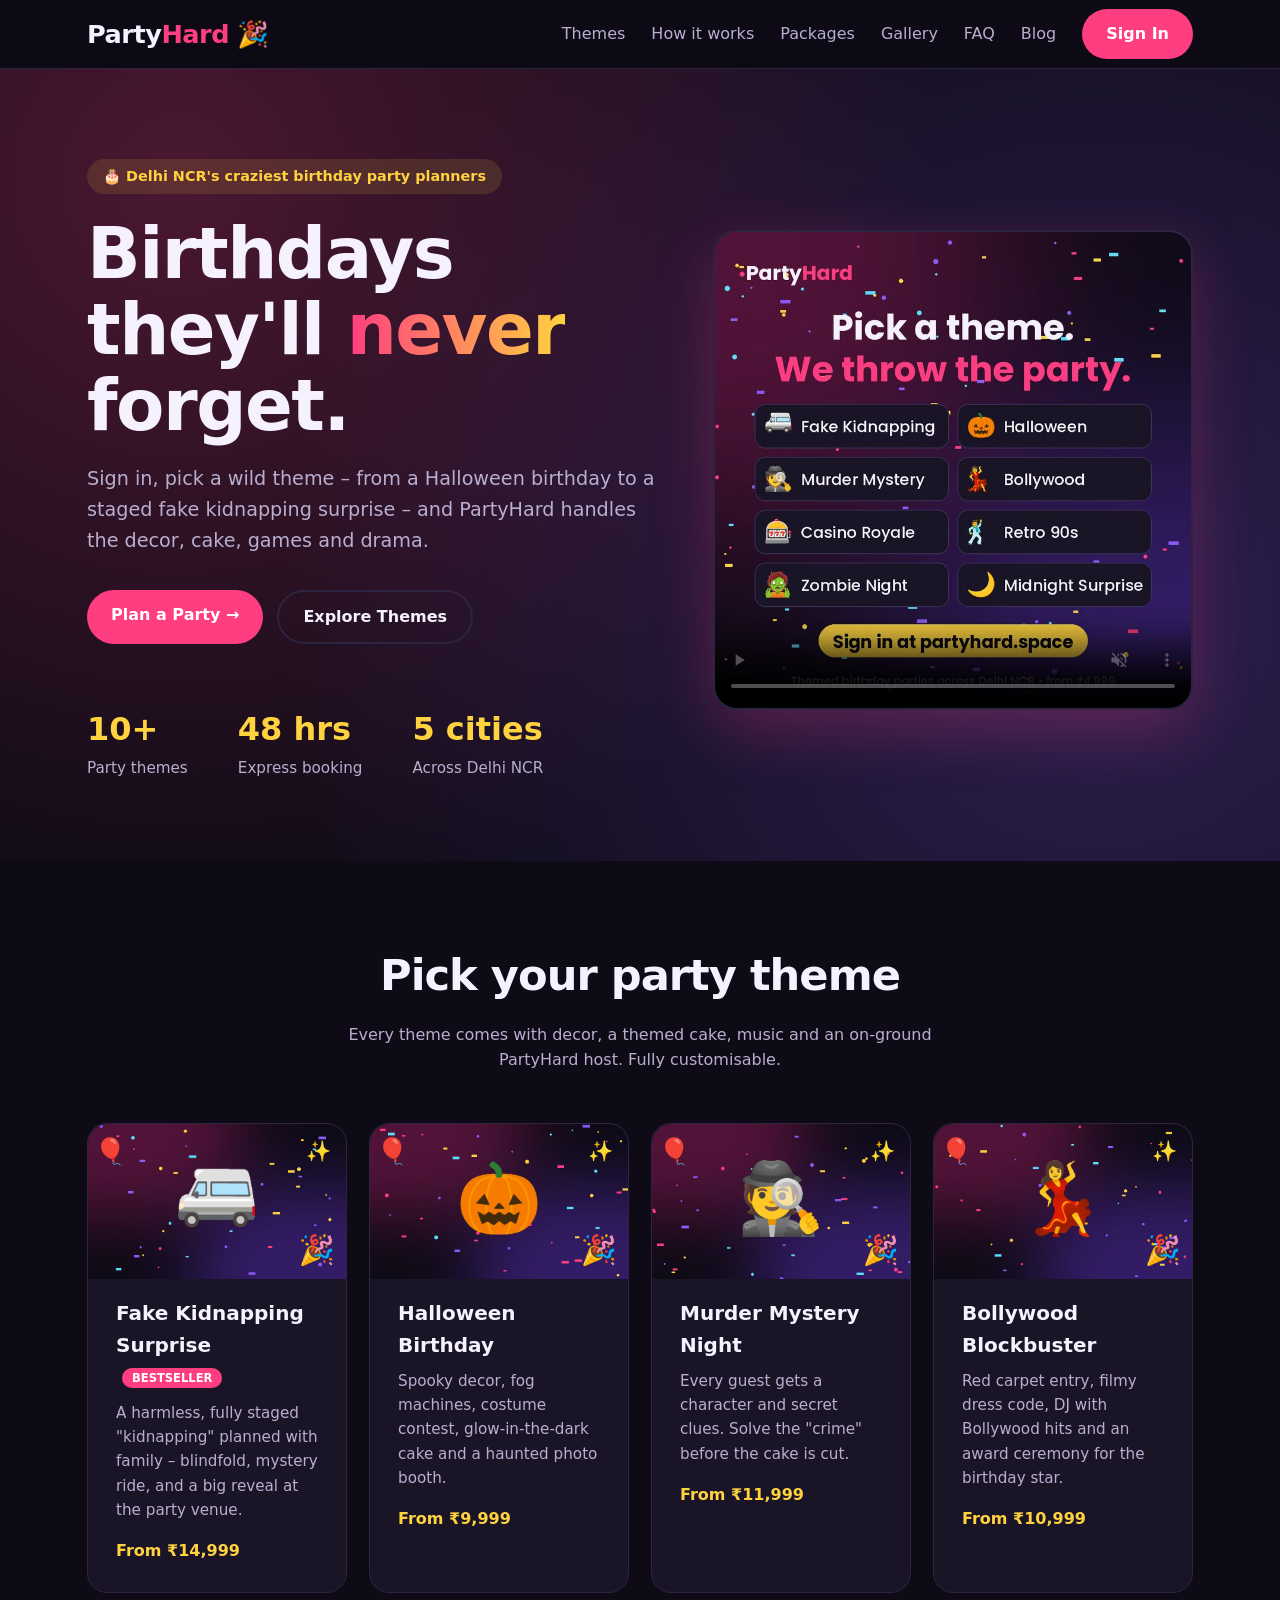
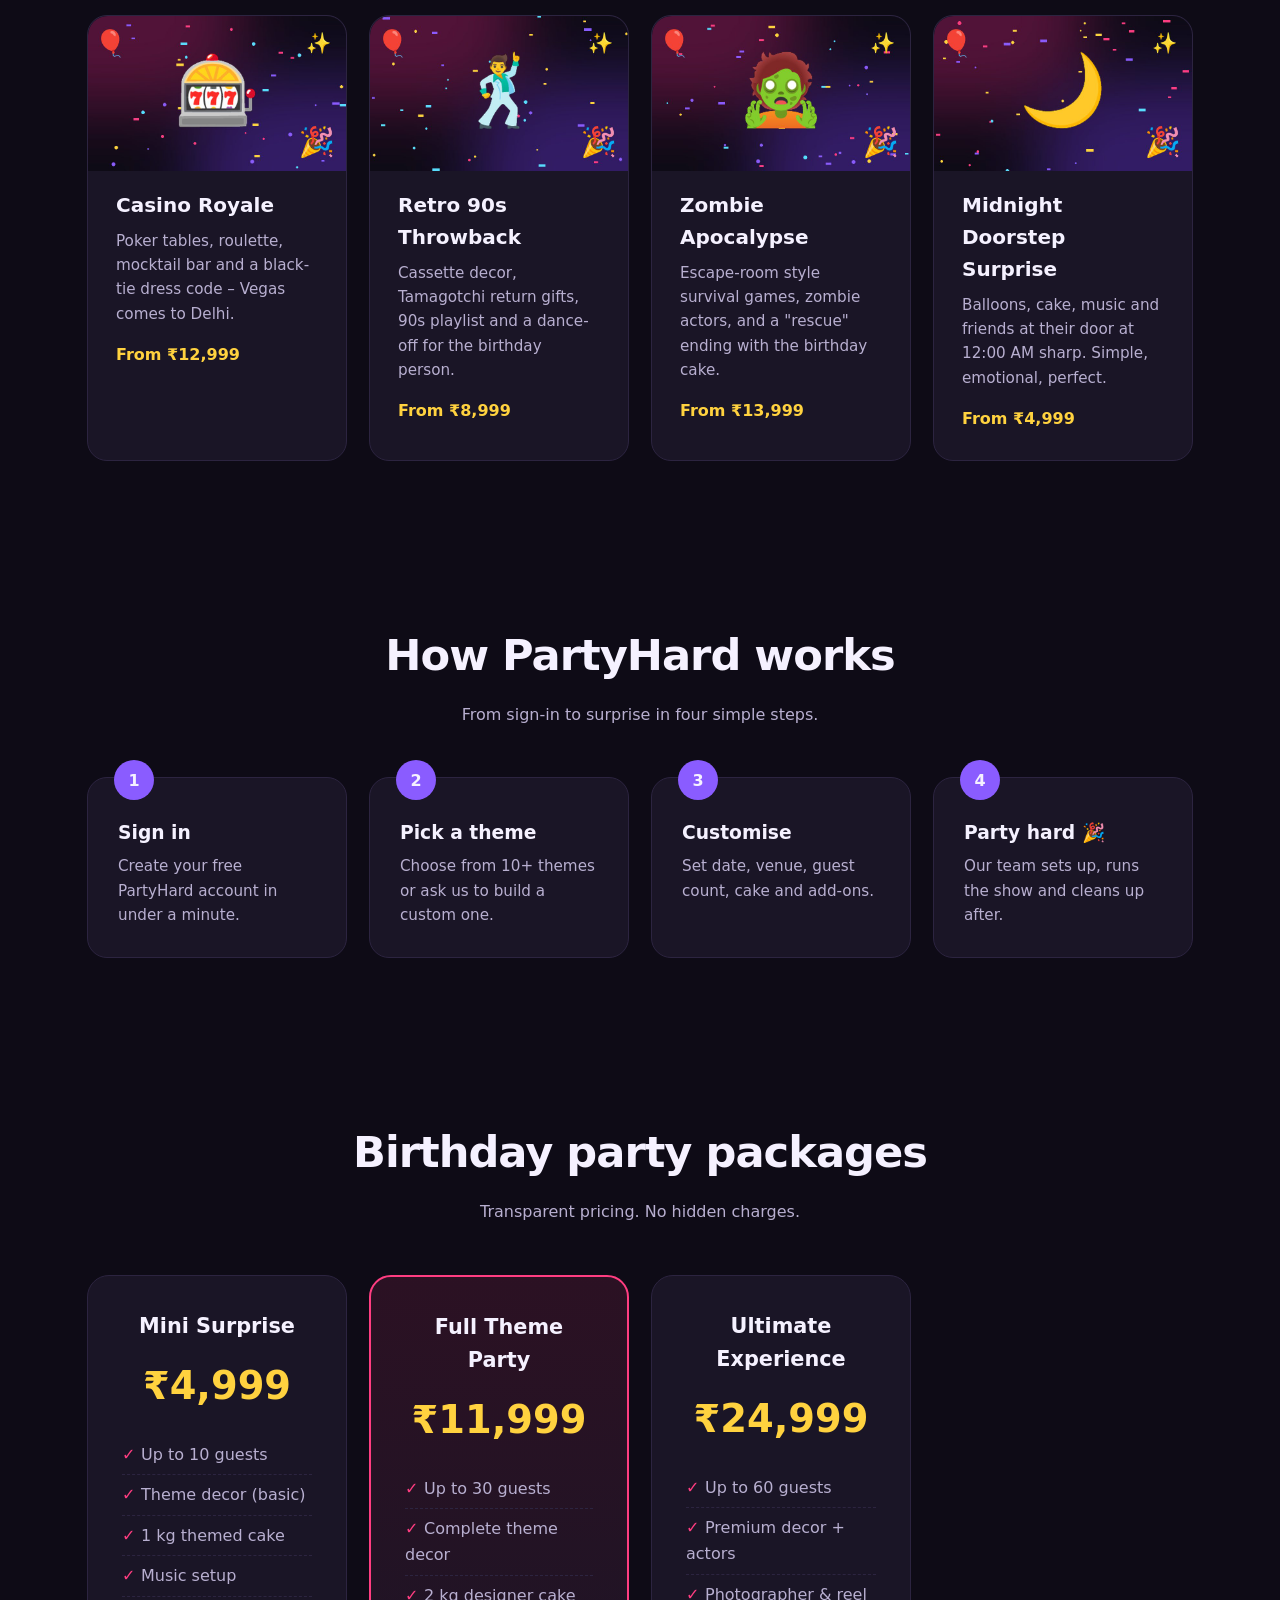
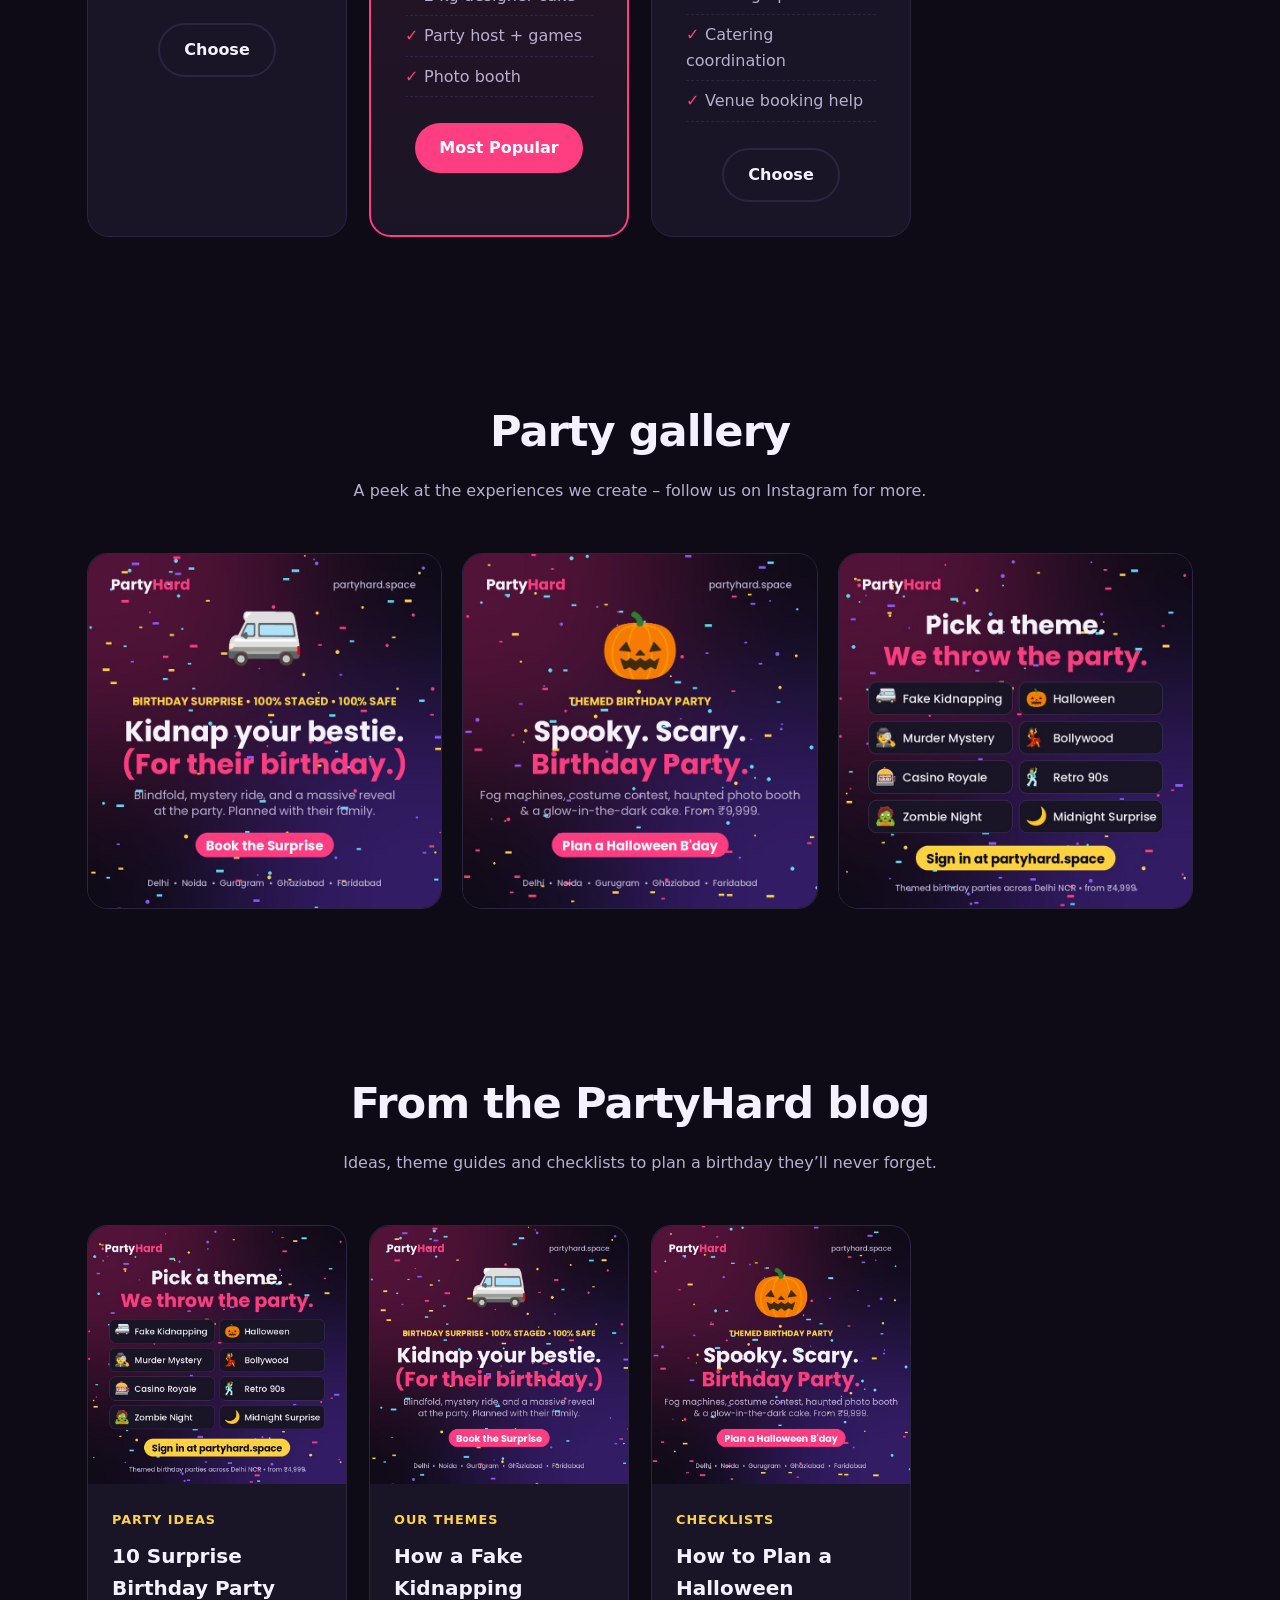
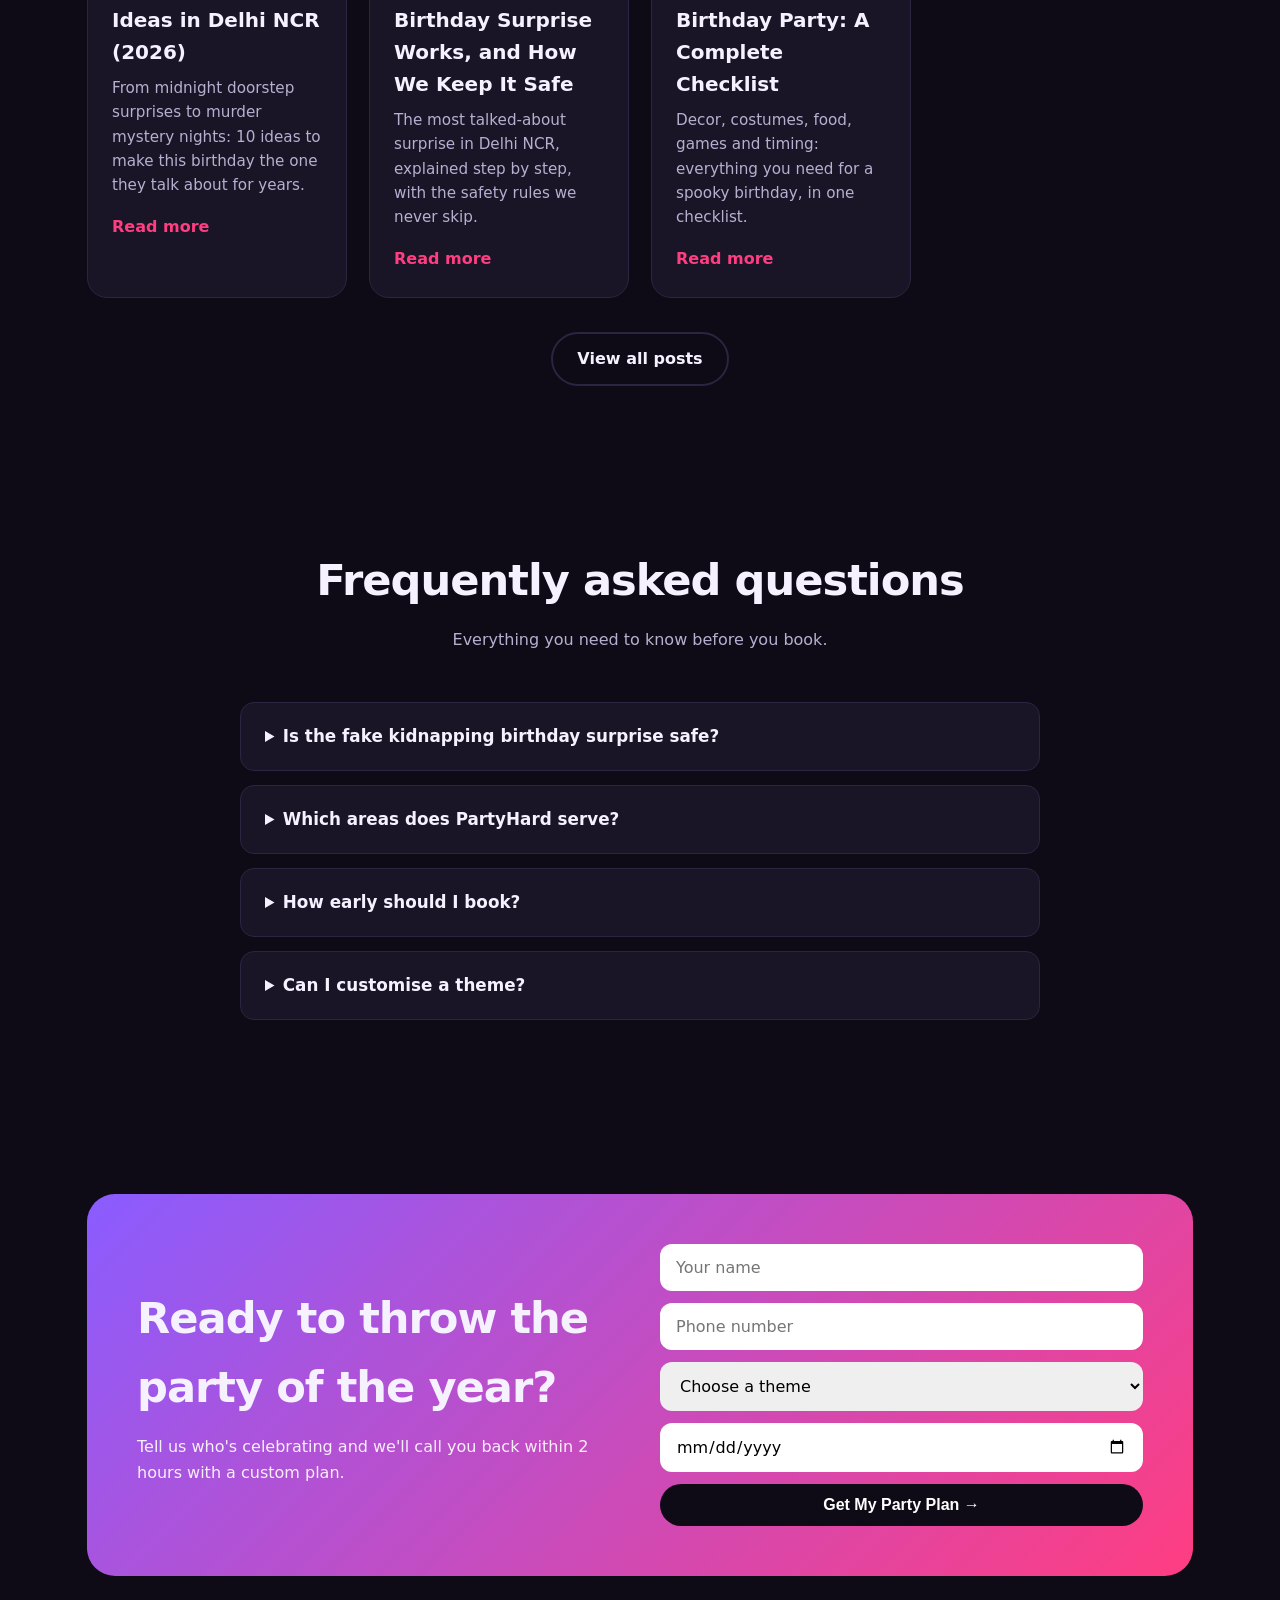
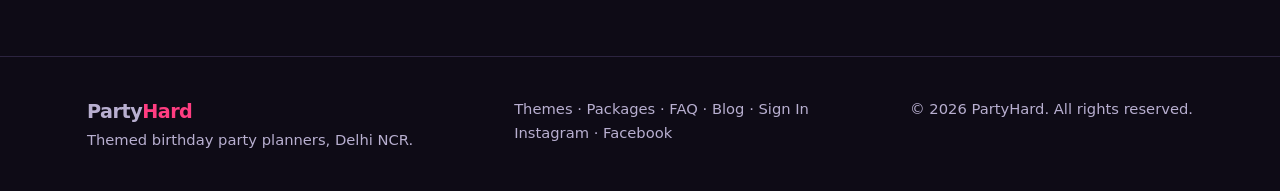
<file: index.html>
<!DOCTYPE html>
<html lang="en">
<head>
<meta charset="UTF-8">
<meta name="viewport" content="width=device-width, initial-scale=1.0">

<!-- ===== SEO: Title & Meta ===== -->
<title>PartyHard | Themed Birthday Party Planners in Delhi NCR – Surprise & Prank Parties</title>
<meta name="description" content="PartyHard plans unforgettable themed birthday parties in Delhi NCR – Halloween birthdays, fake kidnapping surprise parties, Bollywood nights, murder mystery & more. Sign in, pick a theme, we handle the rest.">
<meta name="keywords" content="birthday party planner Delhi, themed birthday party, surprise birthday party ideas, fake kidnapping birthday surprise, halloween birthday party, birthday decoration Delhi NCR, party planners near me">
<meta name="author" content="PartyHard">
<meta name="robots" content="index, follow">
<link rel="canonical" href="https://www.partyhard.space/">

<!-- Open Graph (Facebook / Instagram / WhatsApp previews) -->
<meta property="og:type" content="website">
<meta property="og:title" content="PartyHard – Themed Birthday Parties Your Loved Ones Will Never Forget">
<meta property="og:description" content="Halloween birthdays, fake kidnapping surprises, Bollywood nights & more. Pick a theme, we throw the party.">
<meta property="og:url" content="https://www.partyhard.space/">
<meta property="og:image" content="https://www.partyhard.space/og-image.jpg">
<meta name="twitter:card" content="summary_large_image">

<link rel="icon" href="data:image/svg+xml,<svg xmlns='http://www.w3.org/2000/svg' viewBox='0 0 100 100'><text y='.9em' font-size='90'>🎉</text></svg>">

<!-- ===== Google Search Console verification: paste your meta tag below ===== -->
<!-- <meta name="google-site-verification" content="PASTE_YOUR_CODE_HERE" /> -->

<!-- ===== Google Analytics 4: replace G-5EN6YHGL9N with your Measurement ID (2 places) ===== -->
<script async src="https://www.googletagmanager.com/gtag/js?id=G-5EN6YHGL9N"></script>
<script>
  window.dataLayer = window.dataLayer || [];
  function gtag(){dataLayer.push(arguments);}
  gtag('js', new Date());
  gtag('config', 'G-5EN6YHGL9N');
</script>

<!-- ===== Structured data (Schema.org) ===== -->
<script type="application/ld+json">
{
  "@context": "https://schema.org",
  "@type": "LocalBusiness",
  "name": "PartyHard",
  "description": "Themed birthday party planning service in Delhi NCR – Halloween, fake kidnapping surprise, Bollywood, murder mystery and more.",
  "url": "https://www.partyhard.space/",
  "areaServed": ["Delhi", "Noida", "Gurugram", "Ghaziabad", "Faridabad"],
  "address": { "@type": "PostalAddress", "addressLocality": "New Delhi", "addressRegion": "Delhi", "addressCountry": "IN" },
  "priceRange": "₹₹"
}
</script>
<script type="application/ld+json">
{
  "@context": "https://schema.org",
  "@type": "FAQPage",
  "mainEntity": [
    {"@type":"Question","name":"Is the fake kidnapping birthday surprise safe?","acceptedAnswer":{"@type":"Answer","text":"Yes. It is a fully staged, harmless prank planned with the birthday person's close family or friends. Our team briefs everyone involved, uses no real force, and the 'kidnapping' ends at the party venue within minutes."}},
    {"@type":"Question","name":"Which areas does PartyHard serve?","acceptedAnswer":{"@type":"Answer","text":"We plan parties across Delhi NCR – Delhi, Noida, Gurugram, Ghaziabad and Faridabad."}},
    {"@type":"Question","name":"How early should I book?","acceptedAnswer":{"@type":"Answer","text":"We recommend booking at least 5–7 days in advance. Express bookings within 48 hours are possible for selected themes."}},
    {"@type":"Question","name":"Can I customise a theme?","acceptedAnswer":{"@type":"Answer","text":"Absolutely. Every package can be customised – decor, cake, music, games, food and guest count."}}
  ]
}
</script>

<style>
  :root{
    --bg:#0e0b16; --card:#1a1526; --ink:#f5f1ff; --muted:#b8afd0;
    --pink:#ff3d81; --yellow:#ffd23f; --violet:#8a5cff; --line:#2c2440;
  }
  *{box-sizing:border-box;margin:0;padding:0}
  html{scroll-behavior:smooth}
  body{font-family:"Segoe UI",system-ui,-apple-system,Roboto,sans-serif;background:var(--bg);color:var(--ink);line-height:1.6}
  a{color:inherit;text-decoration:none}
  .wrap{max-width:1150px;margin:0 auto;padding:0 22px}

  /* Nav */
  header{position:sticky;top:0;z-index:50;background:rgba(14,11,22,.85);backdrop-filter:blur(10px);border-bottom:1px solid var(--line)}
  nav{display:flex;align-items:center;justify-content:space-between;height:68px}
  .logo{font-weight:900;font-size:1.6rem;letter-spacing:-.5px}
  .logo span{color:var(--pink)}
  .links{display:flex;gap:26px;align-items:center;font-weight:500;color:var(--muted)}
  .links a:hover{color:var(--ink)}
  .btn{display:inline-block;padding:12px 24px;border-radius:999px;font-weight:700;border:none;cursor:pointer;font-size:1rem;transition:transform .15s}
  .btn:hover{transform:translateY(-2px)}
  .btn-pink{background:var(--pink);color:#fff}
  .btn-ghost{border:2px solid var(--line);color:var(--ink)}
  @media(max-width:760px){.links a:not(.btn){display:none}}

  /* Hero */
  .hero{padding:90px 0 80px;text-align:center;position:relative;overflow:hidden}
  .hero::before{content:"";position:absolute;inset:-40%;background:radial-gradient(circle at 30% 30%,rgba(255,61,129,.25),transparent 40%),radial-gradient(circle at 70% 60%,rgba(138,92,255,.25),transparent 45%);z-index:-1}
  .tag{display:inline-block;background:rgba(255,210,63,.12);color:var(--yellow);padding:6px 16px;border-radius:999px;font-size:.9rem;font-weight:600;margin-bottom:22px}
  h1{font-size:clamp(2.3rem,6vw,4.4rem);line-height:1.08;font-weight:900;letter-spacing:-1.5px;margin-bottom:20px}
  h1 em{font-style:normal;background:linear-gradient(90deg,var(--pink),var(--yellow));-webkit-background-clip:text;background-clip:text;color:transparent}
  .hero p{color:var(--muted);font-size:1.2rem;max-width:640px;margin:0 auto 34px}
  .hero .cta{display:flex;gap:14px;justify-content:center;flex-wrap:wrap}
  .stats{display:flex;gap:50px;justify-content:center;margin-top:60px;flex-wrap:wrap}
  .stats b{display:block;font-size:2rem;color:var(--yellow)}
  .stats span{color:var(--muted);font-size:.95rem}

  section{padding:80px 0}
  h2{font-size:clamp(1.8rem,4vw,2.7rem);font-weight:800;letter-spacing:-1px;text-align:center;margin-bottom:12px}
  .sub{text-align:center;color:var(--muted);max-width:620px;margin:0 auto 50px}

  /* Themes */
  .grid{display:grid;grid-template-columns:repeat(auto-fill,minmax(250px,1fr));gap:22px}
  .theme{background:var(--card);border:1px solid var(--line);border-radius:20px;padding:28px;transition:.2s}
  .theme:hover{border-color:var(--pink);transform:translateY(-4px)}
  .theme .ico{font-size:2.8rem;margin-bottom:14px}
  .theme h3{font-size:1.25rem;margin-bottom:8px}
  .theme p{color:var(--muted);font-size:.95rem;margin-bottom:16px}
  .theme .price{color:var(--yellow);font-weight:700}
  .badge{font-size:.72rem;background:var(--pink);color:#fff;padding:3px 10px;border-radius:999px;margin-left:6px;vertical-align:middle}

  /* Steps */
  .steps{display:grid;grid-template-columns:repeat(auto-fit,minmax(220px,1fr));gap:22px;counter-reset:s}
  .step{background:var(--card);border-radius:20px;padding:30px;border:1px solid var(--line);position:relative}
  .step::before{counter-increment:s;content:counter(s);position:absolute;top:-18px;left:26px;width:40px;height:40px;border-radius:50%;background:var(--violet);display:grid;place-items:center;font-weight:800}
  .step h3{margin:10px 0 6px}
  .step p{color:var(--muted);font-size:.95rem}

  /* Packages */
  .pk{background:var(--card);border:1px solid var(--line);border-radius:22px;padding:34px;text-align:center}
  .pk.hot{border:2px solid var(--pink);background:linear-gradient(180deg,rgba(255,61,129,.12),var(--card))}
  .pk h3{font-size:1.3rem}
  .pk .amt{font-size:2.4rem;font-weight:900;margin:12px 0;color:var(--yellow)}
  .pk ul{list-style:none;color:var(--muted);margin:18px 0 26px;text-align:left}
  .pk li{padding:7px 0;border-bottom:1px dashed var(--line)}
  .pk li::before{content:"✓ ";color:var(--pink);font-weight:700}

  /* FAQ */
  details{background:var(--card);border:1px solid var(--line);border-radius:14px;padding:20px 24px;margin-bottom:14px;max-width:800px;margin-left:auto;margin-right:auto}
  summary{font-weight:700;cursor:pointer;font-size:1.05rem}
  details p{color:var(--muted);margin-top:12px}

  /* Booking */
  .book{background:linear-gradient(135deg,var(--violet),var(--pink));border-radius:28px;padding:50px;display:grid;grid-template-columns:1fr 1fr;gap:40px;align-items:center}
  .book h2{text-align:left}
  .book p{color:#fff;opacity:.9}
  form{display:grid;gap:12px}
  input,select,textarea{width:100%;padding:14px 16px;border-radius:12px;border:none;font-size:1rem;font-family:inherit}
  .book .btn{background:#0e0b16;color:#fff}
  @media(max-width:800px){.book{grid-template-columns:1fr;padding:32px}}
  #thanks{display:none;background:#0e0b16;padding:16px;border-radius:12px;font-weight:600}

  .timg{width:calc(100% + 56px);margin:-28px -28px 18px;border-radius:20px 20px 0 0;display:block;height:auto}
  .theme{overflow:hidden}
  .hero-grid{display:grid;grid-template-columns:1.1fr .9fr;gap:40px;align-items:center;text-align:left}
  .hero-grid p{margin-left:0}
  .hero-grid .cta,.hero-grid .stats{justify-content:flex-start}
  .vid{width:100%;border-radius:24px;border:2px solid var(--line);box-shadow:0 20px 60px rgba(255,61,129,.25);display:block}
  @media(max-width:860px){.hero-grid{grid-template-columns:1fr;text-align:center}.hero-grid .cta,.hero-grid .stats{justify-content:center}.hero-grid p{margin:0 auto 34px}}
  .gal{display:grid;grid-template-columns:repeat(auto-fit,minmax(260px,1fr));gap:20px}
  .gal img{width:100%;height:auto;border-radius:20px;border:1px solid var(--line);display:block;transition:.2s}
  .gal img:hover{transform:scale(1.02);border-color:var(--pink)}
  footer{border-top:1px solid var(--line);padding:40px 0;color:var(--muted);font-size:.92rem}
  footer .wrap{display:flex;justify-content:space-between;flex-wrap:wrap;gap:20px}
  footer a:hover{color:var(--pink)}
</style>
</head>
<body>

<header>
  <nav class="wrap" aria-label="Main navigation">
    <a href="/" class="logo">Party<span>Hard</span> 🎉</a>
    <div class="links">
      <a href="#themes">Themes</a>
      <a href="#how">How it works</a>
      <a href="#packages">Packages</a>
      <a href="#gallery">Gallery</a>
      <a href="#faq">FAQ</a>
      <a href="blog.html">Blog</a>
      <a href="login.html" class="btn btn-pink">Sign In</a>
    </div>
  </nav>
</header>

<main>
  <!-- HERO -->
  <section class="hero">
    <div class="wrap hero-grid">
     <div>
      <span class="tag">🎂 Delhi NCR's craziest birthday party planners</span>
      <h1>Birthdays they'll <em>never</em> forget.</h1>
      <p>Sign in, pick a wild theme – from a Halloween birthday to a staged fake kidnapping surprise – and PartyHard handles the decor, cake, games and drama.</p>
      <div class="cta">
        <a href="login.html" class="btn btn-pink">Plan a Party →</a>
        <a href="#themes" class="btn btn-ghost">Explore Themes</a>
      </div>
      <div class="stats">
        <div><b>10+</b><span>Party themes</span></div>
        <div><b>48 hrs</b><span>Express booking</span></div>
        <div><b>5 cities</b><span>Across Delhi NCR</span></div>
      </div>
     </div>
     <video class="vid" src="partyhard-video.mp4" poster="gallery-themes.jpg" autoplay muted loop playsinline controls aria-label="PartyHard themed birthday parties video"></video>
    </div>
  </section>

  <!-- THEMES -->
  <section id="themes">
    <div class="wrap">
      <h2>Pick your party theme</h2>
      <p class="sub">Every theme comes with decor, a themed cake, music and an on-ground PartyHard host. Fully customisable.</p>
      <div class="grid">
        <article class="theme">
          <img class="timg" src="theme-kidnapping.jpg" alt="Fake kidnapping birthday surprise party by PartyHard Delhi" width="800" height="480" loading="lazy">
          <h3>Fake Kidnapping Surprise <span class="badge">BESTSELLER</span></h3>
          <p>A harmless, fully staged "kidnapping" planned with family – blindfold, mystery ride, and a big reveal at the party venue.</p>
          <div class="price">From ₹14,999</div>
        </article>
        <article class="theme">
          <img class="timg" src="theme-halloween.jpg" alt="Halloween birthday party decoration by PartyHard Delhi" width="800" height="480" loading="lazy">
          <h3>Halloween Birthday</h3>
          <p>Spooky decor, fog machines, costume contest, glow-in-the-dark cake and a haunted photo booth.</p>
          <div class="price">From ₹9,999</div>
        </article>
        <article class="theme">
          <img class="timg" src="theme-mystery.jpg" alt="Murder mystery birthday party by PartyHard Delhi" width="800" height="480" loading="lazy">
          <h3>Murder Mystery Night</h3>
          <p>Every guest gets a character and secret clues. Solve the "crime" before the cake is cut.</p>
          <div class="price">From ₹11,999</div>
        </article>
        <article class="theme">
          <img class="timg" src="theme-bollywood.jpg" alt="Bollywood theme birthday party by PartyHard Delhi" width="800" height="480" loading="lazy">
          <h3>Bollywood Blockbuster</h3>
          <p>Red carpet entry, filmy dress code, DJ with Bollywood hits and an award ceremony for the birthday star.</p>
          <div class="price">From ₹10,999</div>
        </article>
        <article class="theme">
          <img class="timg" src="theme-casino.jpg" alt="Casino Royale theme birthday party by PartyHard Delhi" width="800" height="480" loading="lazy">
          <h3>Casino Royale</h3>
          <p>Poker tables, roulette, mocktail bar and a black-tie dress code – Vegas comes to Delhi.</p>
          <div class="price">From ₹12,999</div>
        </article>
        <article class="theme">
          <img class="timg" src="theme-retro.jpg" alt="Retro 90s theme birthday party by PartyHard Delhi" width="800" height="480" loading="lazy">
          <h3>Retro 90s Throwback</h3>
          <p>Cassette decor, Tamagotchi return gifts, 90s playlist and a dance-off for the birthday person.</p>
          <div class="price">From ₹8,999</div>
        </article>
        <article class="theme">
          <img class="timg" src="theme-zombie.jpg" alt="Zombie apocalypse birthday party by PartyHard Delhi" width="800" height="480" loading="lazy">
          <h3>Zombie Apocalypse</h3>
          <p>Escape-room style survival games, zombie actors, and a "rescue" ending with the birthday cake.</p>
          <div class="price">From ₹13,999</div>
        </article>
        <article class="theme">
          <img class="timg" src="theme-midnight.jpg" alt="Midnight doorstep birthday surprise by PartyHard Delhi" width="800" height="480" loading="lazy">
          <h3>Midnight Doorstep Surprise</h3>
          <p>Balloons, cake, music and friends at their door at 12:00 AM sharp. Simple, emotional, perfect.</p>
          <div class="price">From ₹4,999</div>
        </article>
      </div>
    </div>
  </section>

  <!-- HOW IT WORKS -->
  <section id="how">
    <div class="wrap">
      <h2>How PartyHard works</h2>
      <p class="sub">From sign-in to surprise in four simple steps.</p>
      <div class="steps">
        <div class="step"><h3>Sign in</h3><p>Create your free PartyHard account in under a minute.</p></div>
        <div class="step"><h3>Pick a theme</h3><p>Choose from 10+ themes or ask us to build a custom one.</p></div>
        <div class="step"><h3>Customise</h3><p>Set date, venue, guest count, cake and add-ons.</p></div>
        <div class="step"><h3>Party hard 🎉</h3><p>Our team sets up, runs the show and cleans up after.</p></div>
      </div>
    </div>
  </section>

  <!-- PACKAGES -->
  <section id="packages">
    <div class="wrap">
      <h2>Birthday party packages</h2>
      <p class="sub">Transparent pricing. No hidden charges.</p>
      <div class="grid">
        <div class="pk">
          <h3>Mini Surprise</h3>
          <div class="amt">₹4,999</div>
          <ul><li>Up to 10 guests</li><li>Theme decor (basic)</li><li>1 kg themed cake</li><li>Music setup</li></ul>
          <a href="login.html" class="btn btn-ghost">Choose</a>
        </div>
        <div class="pk hot">
          <h3>Full Theme Party</h3>
          <div class="amt">₹11,999</div>
          <ul><li>Up to 30 guests</li><li>Complete theme decor</li><li>2 kg designer cake</li><li>Party host + games</li><li>Photo booth</li></ul>
          <a href="login.html" class="btn btn-pink">Most Popular</a>
        </div>
        <div class="pk">
          <h3>Ultimate Experience</h3>
          <div class="amt">₹24,999</div>
          <ul><li>Up to 60 guests</li><li>Premium decor + actors</li><li>Photographer & reel</li><li>Catering coordination</li><li>Venue booking help</li></ul>
          <a href="login.html" class="btn btn-ghost">Choose</a>
        </div>
      </div>
    </div>
  </section>

  <!-- GALLERY -->
  <section id="gallery">
    <div class="wrap">
      <h2>Party gallery</h2>
      <p class="sub">A peek at the experiences we create – follow us on Instagram for more.</p>
      <div class="gal">
        <img src="gallery-kidnapping.jpg" alt="Fake kidnapping birthday surprise in Delhi by PartyHard" width="800" height="800" loading="lazy">
        <img src="gallery-halloween.jpg" alt="Halloween themed birthday party in Delhi NCR" width="800" height="800" loading="lazy">
        <img src="gallery-themes.jpg" alt="All PartyHard birthday party themes" width="800" height="800" loading="lazy">
      </div>
    </div>
  </section>

  <!-- BLOG -->
  <section id="blog">
    <div class="wrap">
      <h2>From the PartyHard blog</h2>
      <p class="sub">Ideas, theme guides and checklists to plan a birthday they’ll never forget.</p>
      <div class="grid">
        <a class="theme" href="blog-surprise-birthday-party-ideas.html" style="padding:0;display:flex;flex-direction:column">
          <img class="timg" src="gallery-themes.jpg" alt="10 Surprise Birthday Party Ideas in Delhi NCR (2026)" width="800" height="800" loading="lazy" style="margin:0;width:100%">
          <div style="padding:22px 24px 26px"><span class="price" style="font-size:.8rem;letter-spacing:1px;text-transform:uppercase">Party ideas</span><h3 style="margin:8px 0">10 Surprise Birthday Party Ideas in Delhi NCR (2026)</h3><p>From midnight doorstep surprises to murder mystery nights: 10 ideas to make this birthday the one they talk about for years.</p><span style="color:var(--pink);font-weight:700">Read more</span></div>
        </a>
        <a class="theme" href="blog-fake-kidnapping-birthday-surprise.html" style="padding:0;display:flex;flex-direction:column">
          <img class="timg" src="gallery-kidnapping.jpg" alt="How a Fake Kidnapping Birthday Surprise Works, and How We Keep It Safe" width="800" height="800" loading="lazy" style="margin:0;width:100%">
          <div style="padding:22px 24px 26px"><span class="price" style="font-size:.8rem;letter-spacing:1px;text-transform:uppercase">Our themes</span><h3 style="margin:8px 0">How a Fake Kidnapping Birthday Surprise Works, and How We Keep It Safe</h3><p>The most talked-about surprise in Delhi NCR, explained step by step, with the safety rules we never skip.</p><span style="color:var(--pink);font-weight:700">Read more</span></div>
        </a>
        <a class="theme" href="blog-halloween-birthday-party.html" style="padding:0;display:flex;flex-direction:column">
          <img class="timg" src="gallery-halloween.jpg" alt="How to Plan a Halloween Birthday Party: A Complete Checklist" width="800" height="800" loading="lazy" style="margin:0;width:100%">
          <div style="padding:22px 24px 26px"><span class="price" style="font-size:.8rem;letter-spacing:1px;text-transform:uppercase">Checklists</span><h3 style="margin:8px 0">How to Plan a Halloween Birthday Party: A Complete Checklist</h3><p>Decor, costumes, food, games and timing: everything you need for a spooky birthday, in one checklist.</p><span style="color:var(--pink);font-weight:700">Read more</span></div>
        </a>
      </div>
      <p style="text-align:center;margin-top:34px"><a href="blog.html" class="btn btn-ghost">View all posts</a></p>
    </div>
  </section>

  <!-- FAQ -->
  <section id="faq">
    <div class="wrap">
      <h2>Frequently asked questions</h2>
      <p class="sub">Everything you need to know before you book.</p>
      <details><summary>Is the fake kidnapping birthday surprise safe?</summary><p>Yes. It is a fully staged, harmless prank planned with the birthday person's close family or friends. Our team briefs everyone involved, uses no real force, and the "kidnapping" ends at the party venue within minutes.</p></details>
      <details><summary>Which areas does PartyHard serve?</summary><p>We plan parties across Delhi NCR – Delhi, Noida, Gurugram, Ghaziabad and Faridabad.</p></details>
      <details><summary>How early should I book?</summary><p>We recommend booking at least 5–7 days in advance. Express bookings within 48 hours are possible for selected themes.</p></details>
      <details><summary>Can I customise a theme?</summary><p>Absolutely. Every package can be customised – decor, cake, music, games, food and guest count.</p></details>
    </div>
  </section>

  <!-- BOOKING -->
  <section id="book">
    <div class="wrap">
      <div class="book">
        <div>
          <h2>Ready to throw the party of the year?</h2>
          <p>Tell us who's celebrating and we'll call you back within 2 hours with a custom plan.</p>
        </div>
        <form id="bookForm">
          <input type="text" id="fName" placeholder="Your name" required aria-label="Your name">
          <input type="tel" id="fPhone" placeholder="Phone number" required aria-label="Phone number">
          <select required aria-label="Party theme">
            <option value="">Choose a theme</option>
            <option>Fake Kidnapping Surprise</option><option>Halloween Birthday</option>
            <option>Murder Mystery Night</option><option>Bollywood Blockbuster</option>
            <option>Casino Royale</option><option>Retro 90s Throwback</option>
            <option>Zombie Apocalypse</option><option>Midnight Doorstep Surprise</option>
          </select>
          <input type="date" id="fDate" required aria-label="Party date">
          <button class="btn" type="submit">Get My Party Plan →</button>
          <div id="thanks">🎉 Thanks! Our party team will call you shortly.</div>
        </form>
      </div>
    </div>
  </section>
</main>

<footer>
  <div class="wrap">
    <div><b class="logo" style="font-size:1.2rem">Party<span style="color:var(--pink)">Hard</span></b><br>Themed birthday party planners, Delhi NCR.</div>
    <div>
      <a href="#themes">Themes</a> · <a href="#packages">Packages</a> · <a href="#faq">FAQ</a> · <a href="blog.html">Blog</a> · <a href="login.html">Sign In</a><br>
      <a href="https://www.instagram.com/" target="_blank" rel="noopener">Instagram</a> · <a href="https://www.facebook.com/" target="_blank" rel="noopener">Facebook</a>
    </div>
    <div>© 2026 PartyHard. All rights reserved.</div>
  </div>
</footer>

<script>
  // ===== Email notifications via FormSubmit (sends details to the owner's inbox) =====
  var OWNER_EMAIL = 'carpediem591638@gmail.com';
  function sendLead(subject, data){
    data._subject = subject; data._template = 'table'; data._captcha = 'false';
    fetch('https://formsubmit.co/ajax/' + OWNER_EMAIL, {
      method:'POST', headers:{'Content-Type':'application/json','Accept':'application/json'},
      body: JSON.stringify(data)
    }).catch(function(){});
  }

  document.getElementById('bookForm').addEventListener('submit', function(e){
    e.preventDefault();
    var theme = this.querySelector('select').value;
    if (typeof gtag === 'function') gtag('event', 'generate_lead', { party_theme: theme });
    sendLead('📞 New PartyHard booking enquiry: '+theme,{Event:'Homepage booking form',Name:document.getElementById('fName').value,Phone:document.getElementById('fPhone').value,Theme:theme,'Party date':document.getElementById('fDate').value});
    document.getElementById('thanks').style.display = 'block';
    this.reset();
  });
</script>
</body>
</html>
</file>
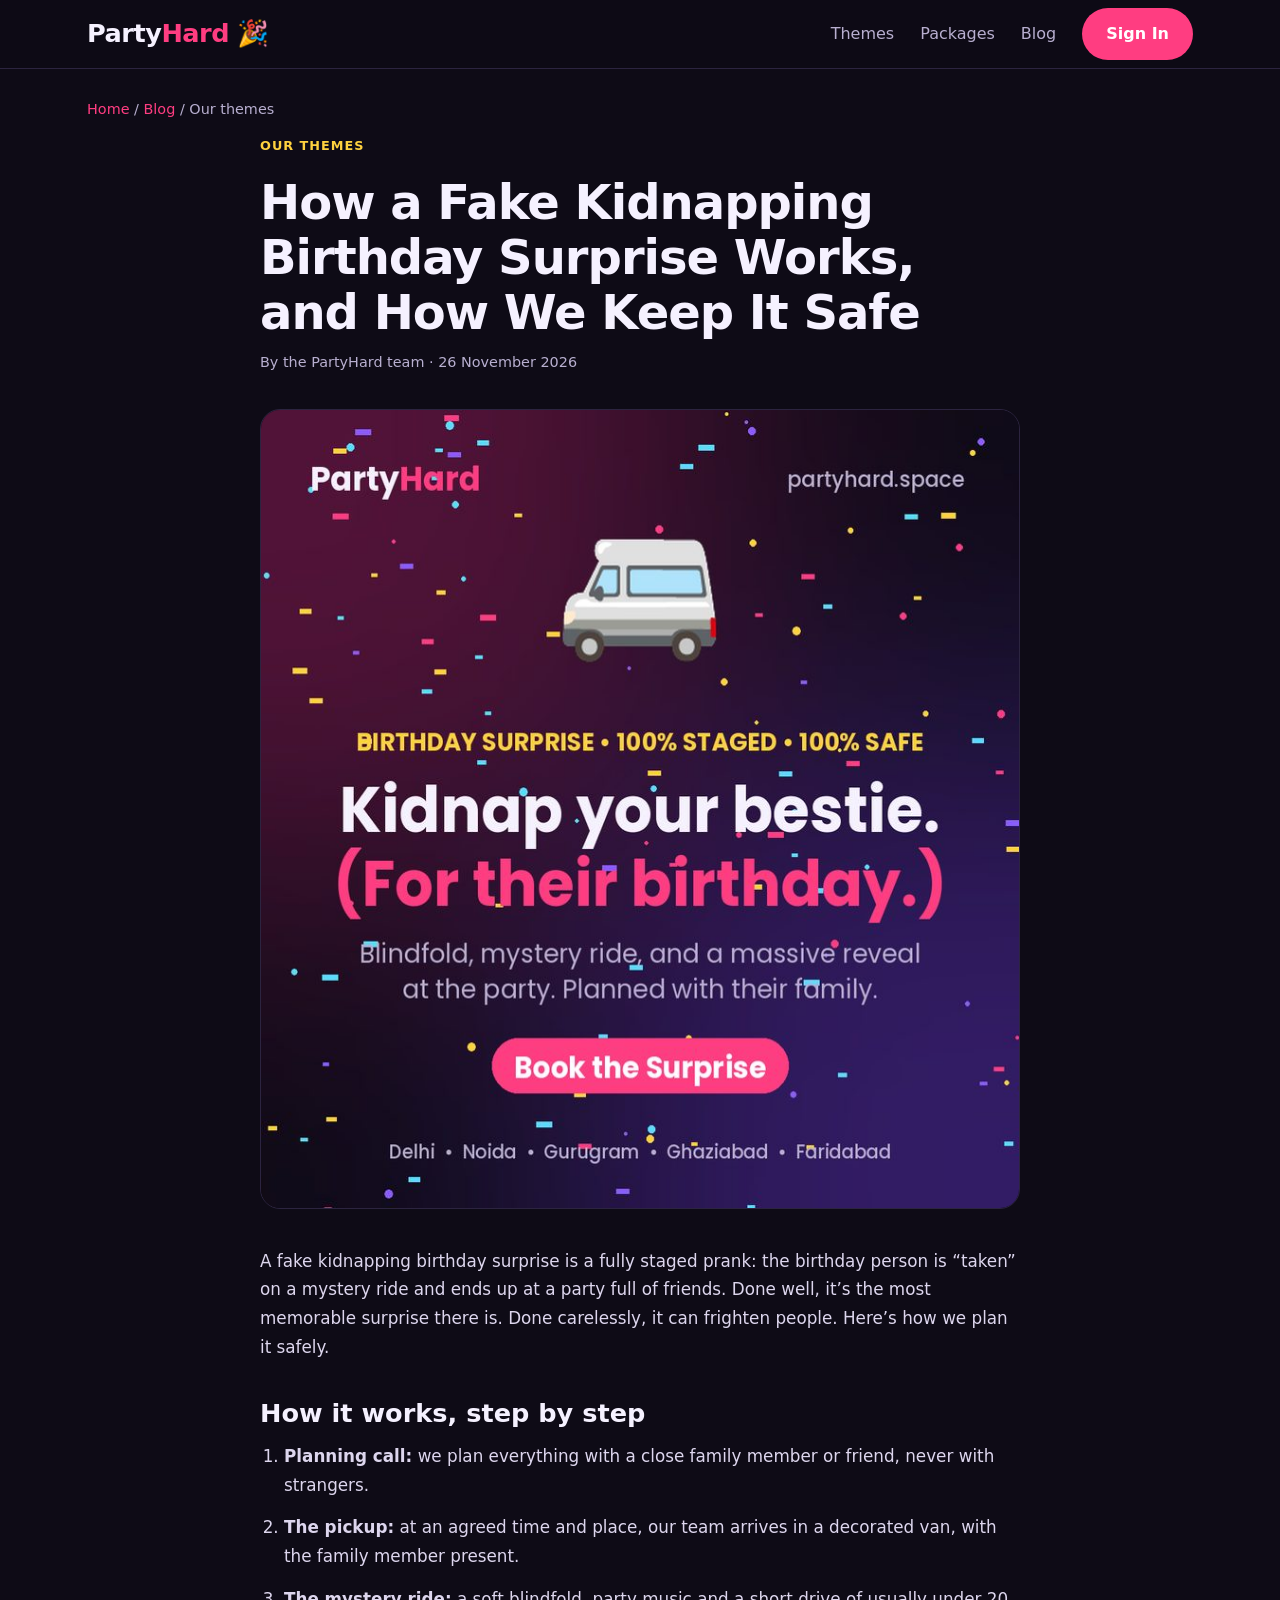
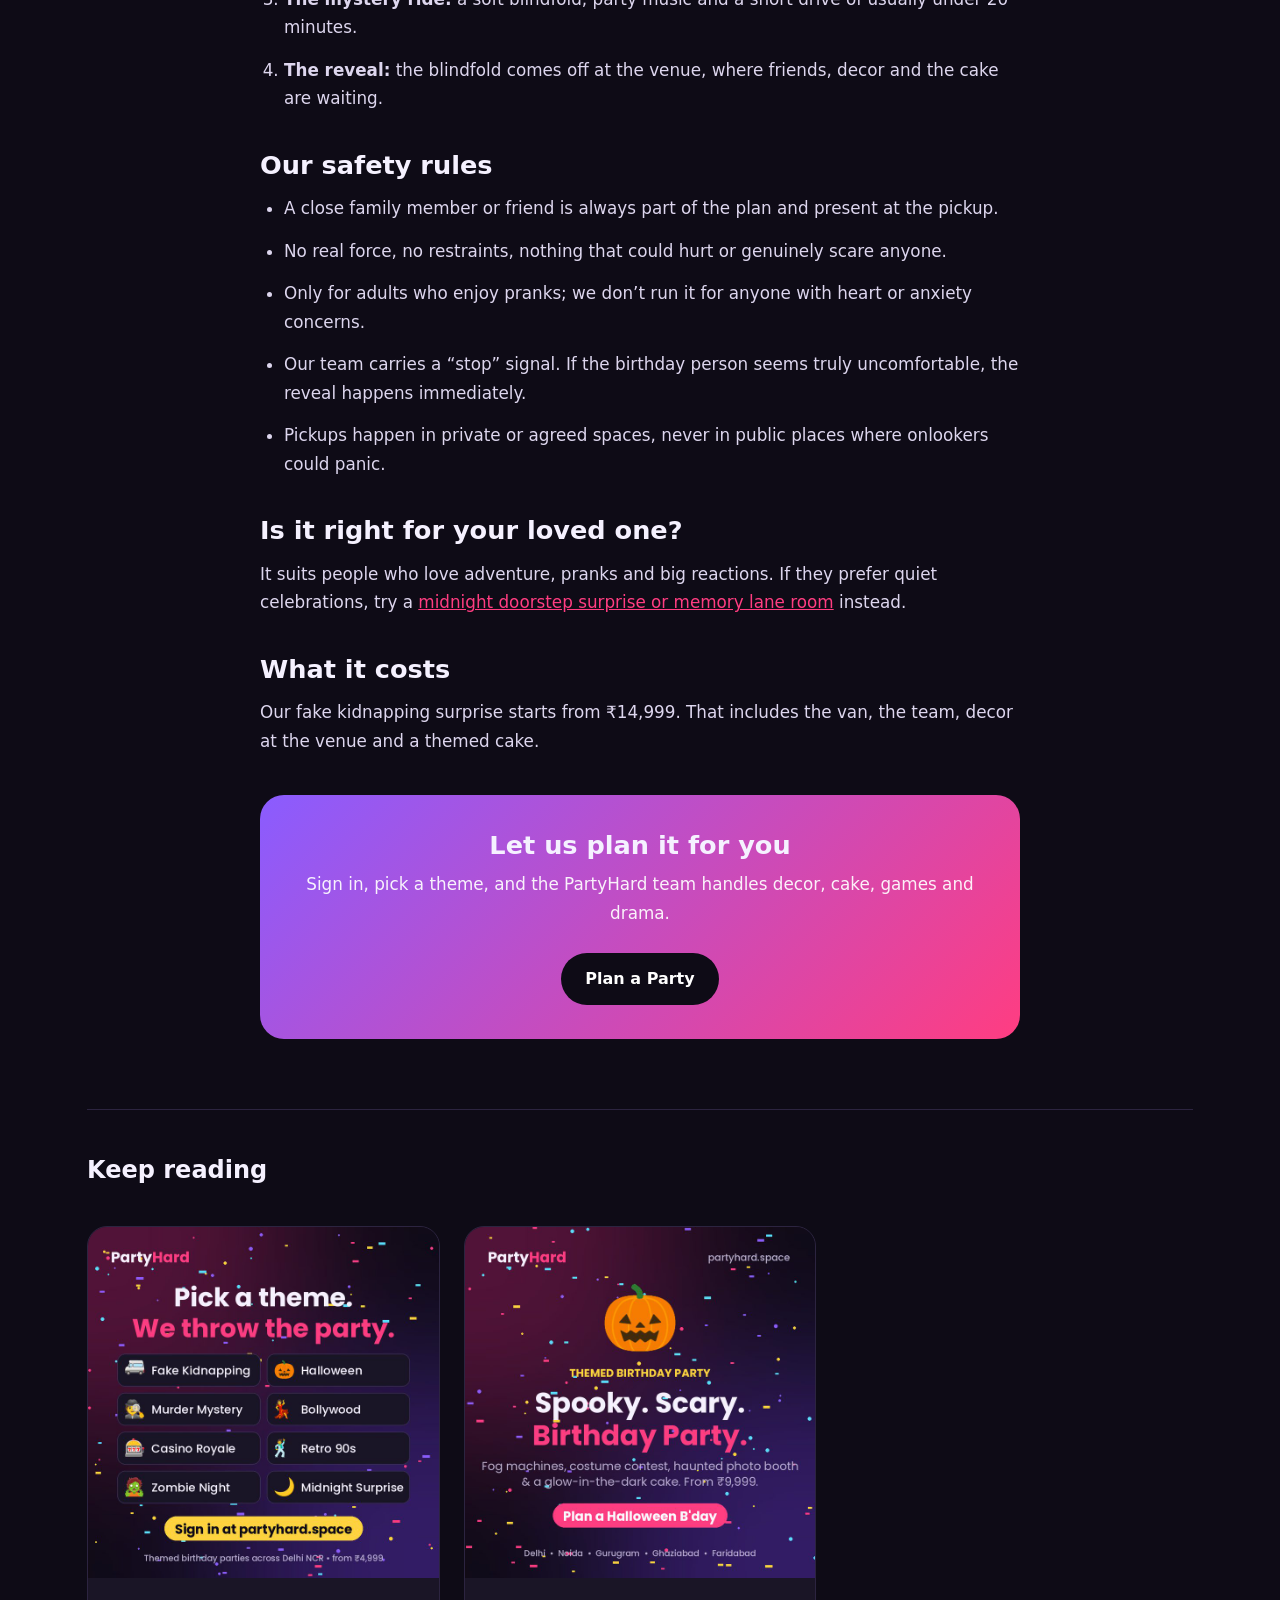
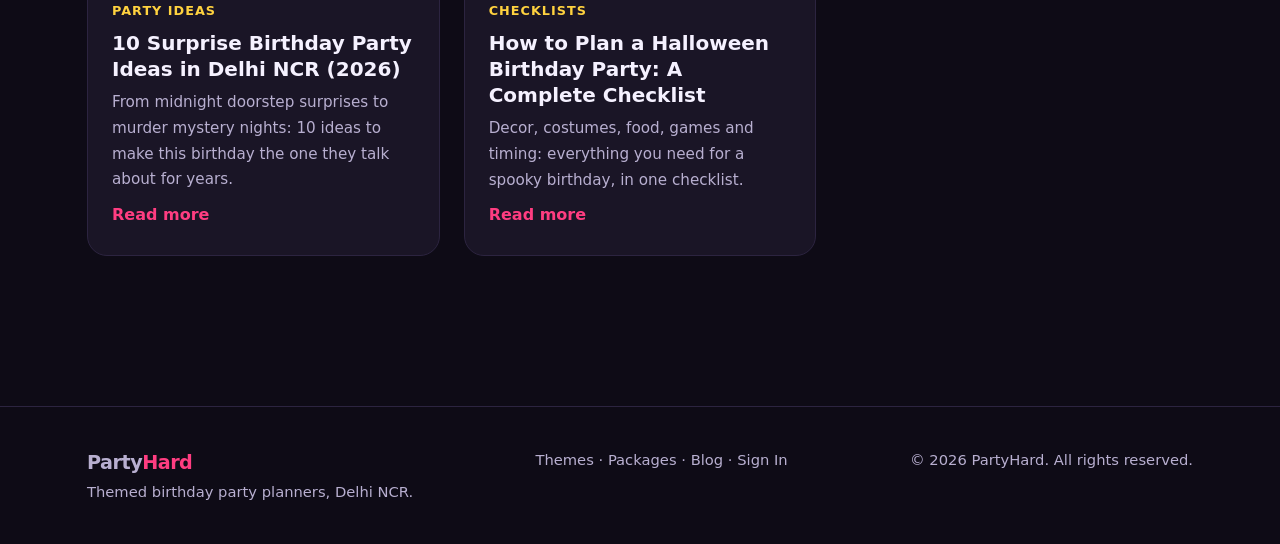
<file: blog-fake-kidnapping-birthday-surprise.html>
<!DOCTYPE html>
<html lang="en">
<head>
<meta charset="UTF-8">
<meta name="viewport" content="width=device-width, initial-scale=1.0">
<title>Fake Kidnapping Birthday Surprise: How It Works Safely | PartyHard</title>
<meta name="description" content="A fake kidnapping birthday surprise is a staged prank that ends at a party. Here's how it works step by step, and the safety rules PartyHard follows.">
<meta name="robots" content="index, follow">
<link rel="canonical" href="https://www.partyhard.space/blog-fake-kidnapping-birthday-surprise.html">
<meta property="og:type" content="article">
<meta property="og:title" content="Fake Kidnapping Birthday Surprise: How It Works Safely | PartyHard">
<meta property="og:description" content="A fake kidnapping birthday surprise is a staged prank that ends at a party. Here's how it works step by step, and the safety rules PartyHard follows.">
<meta property="og:url" content="https://www.partyhard.space/blog-fake-kidnapping-birthday-surprise.html">
<meta property="og:image" content="https://www.partyhard.space/og-image.jpg">
<link rel="icon" href="data:image/svg+xml,<svg xmlns='http://www.w3.org/2000/svg' viewBox='0 0 100 100'><text y='.9em' font-size='90'>🎉</text></svg>">
<link rel="stylesheet" href="blog.css">
<script async src="https://www.googletagmanager.com/gtag/js?id=G-5EN6YHGL9N"></script>
<script>window.dataLayer=window.dataLayer||[];function gtag(){dataLayer.push(arguments);}gtag('js',new Date());gtag('config','G-5EN6YHGL9N');</script>
<script type="application/ld+json">{"@context": "https://schema.org", "@type": "BlogPosting", "headline": "How a Fake Kidnapping Birthday Surprise Works, and How We Keep It Safe", "description": "A fake kidnapping birthday surprise is a staged prank that ends at a party. Here's how it works step by step, and the safety rules PartyHard follows.", "image": "https://www.partyhard.space/gallery-kidnapping.jpg", "datePublished": "2026-11-26", "author": {"@type": "Organization", "name": "PartyHard"}, "publisher": {"@type": "Organization", "name": "PartyHard"}, "mainEntityOfPage": "https://www.partyhard.space/blog-fake-kidnapping-birthday-surprise.html"}</script>
</head>
<body>
<header>
  <nav class="wrap" aria-label="Main navigation">
    <a href="/" class="logo">Party<span>Hard</span> 🎉</a>
    <div class="links">
      <a href="/#themes">Themes</a>
      <a href="/#packages">Packages</a>
      <a href="blog.html">Blog</a>
      <a href="login.html" class="btn">Sign In</a>
    </div>
  </nav>
</header>
<main class="wrap">
  <p class="crumbs"><a href="/">Home</a> / <a href="blog.html">Blog</a> / Our themes</p>
  <article>
    <span class="tag">Our themes</span>
    <h1>How a Fake Kidnapping Birthday Surprise Works, and How We Keep It Safe</h1>
    <p class="meta">By the PartyHard team · 26 November 2026</p>
    <img class="cover" src="gallery-kidnapping.jpg" alt="How a Fake Kidnapping Birthday Surprise Works, and How We Keep It Safe" width="800" height="800">
    
<p>A fake kidnapping birthday surprise is a fully staged prank: the birthday person is “taken” on a mystery ride and ends up at a party full of friends. Done well, it’s the most memorable surprise there is. Done carelessly, it can frighten people. Here’s how we plan it safely.</p>
<h2>How it works, step by step</h2>
<ol>
<li><b>Planning call:</b> we plan everything with a close family member or friend, never with strangers.</li>
<li><b>The pickup:</b> at an agreed time and place, our team arrives in a decorated van, with the family member present.</li>
<li><b>The mystery ride:</b> a soft blindfold, party music and a short drive of usually under 20 minutes.</li>
<li><b>The reveal:</b> the blindfold comes off at the venue, where friends, decor and the cake are waiting.</li>
</ol>
<h2>Our safety rules</h2>
<ul>
<li>A close family member or friend is always part of the plan and present at the pickup.</li>
<li>No real force, no restraints, nothing that could hurt or genuinely scare anyone.</li>
<li>Only for adults who enjoy pranks; we don’t run it for anyone with heart or anxiety concerns.</li>
<li>Our team carries a “stop” signal. If the birthday person seems truly uncomfortable, the reveal happens immediately.</li>
<li>Pickups happen in private or agreed spaces, never in public places where onlookers could panic.</li>
</ul>
<h2>Is it right for your loved one?</h2>
<p>It suits people who love adventure, pranks and big reactions. If they prefer quiet celebrations, try a <a class="inline" href="blog-surprise-birthday-party-ideas.html">midnight doorstep surprise or memory lane room</a> instead.</p>
<h2>What it costs</h2>
<p>Our fake kidnapping surprise starts from ₹14,999. That includes the van, the team, decor at the venue and a themed cake.</p>

    <div class="cta"><h2>Let us plan it for you</h2><p>Sign in, pick a theme, and the PartyHard team handles decor, cake, games and drama.</p><a class="btn" href="login.html">Plan a Party</a></div>
  </article>
  <section class="related"><h2>Keep reading</h2><div class="grid">
<a class="post-card" href="blog-surprise-birthday-party-ideas.html">
  <img src="gallery-themes.jpg" alt="10 Surprise Birthday Party Ideas in Delhi NCR (2026)" width="800" height="800" loading="lazy">
  <div class="body"><span class="tag">Party ideas</span><h3>10 Surprise Birthday Party Ideas in Delhi NCR (2026)</h3><p>From midnight doorstep surprises to murder mystery nights: 10 ideas to make this birthday the one they talk about for years.</p><span class="more">Read more</span></div>
</a>
<a class="post-card" href="blog-halloween-birthday-party.html">
  <img src="gallery-halloween.jpg" alt="How to Plan a Halloween Birthday Party: A Complete Checklist" width="800" height="800" loading="lazy">
  <div class="body"><span class="tag">Checklists</span><h3>How to Plan a Halloween Birthday Party: A Complete Checklist</h3><p>Decor, costumes, food, games and timing: everything you need for a spooky birthday, in one checklist.</p><span class="more">Read more</span></div>
</a>
  </div></section>
</main>
<footer>
  <div class="wrap">
    <div><b class="logo" style="font-size:1.2rem">Party<span>Hard</span></b><br>Themed birthday party planners, Delhi NCR.</div>
    <div><a href="/#themes">Themes</a> · <a href="/#packages">Packages</a> · <a href="blog.html">Blog</a> · <a href="login.html">Sign In</a></div>
    <div>© 2026 PartyHard. All rights reserved.</div>
  </div>
</footer>
</body>
</html>
</file>
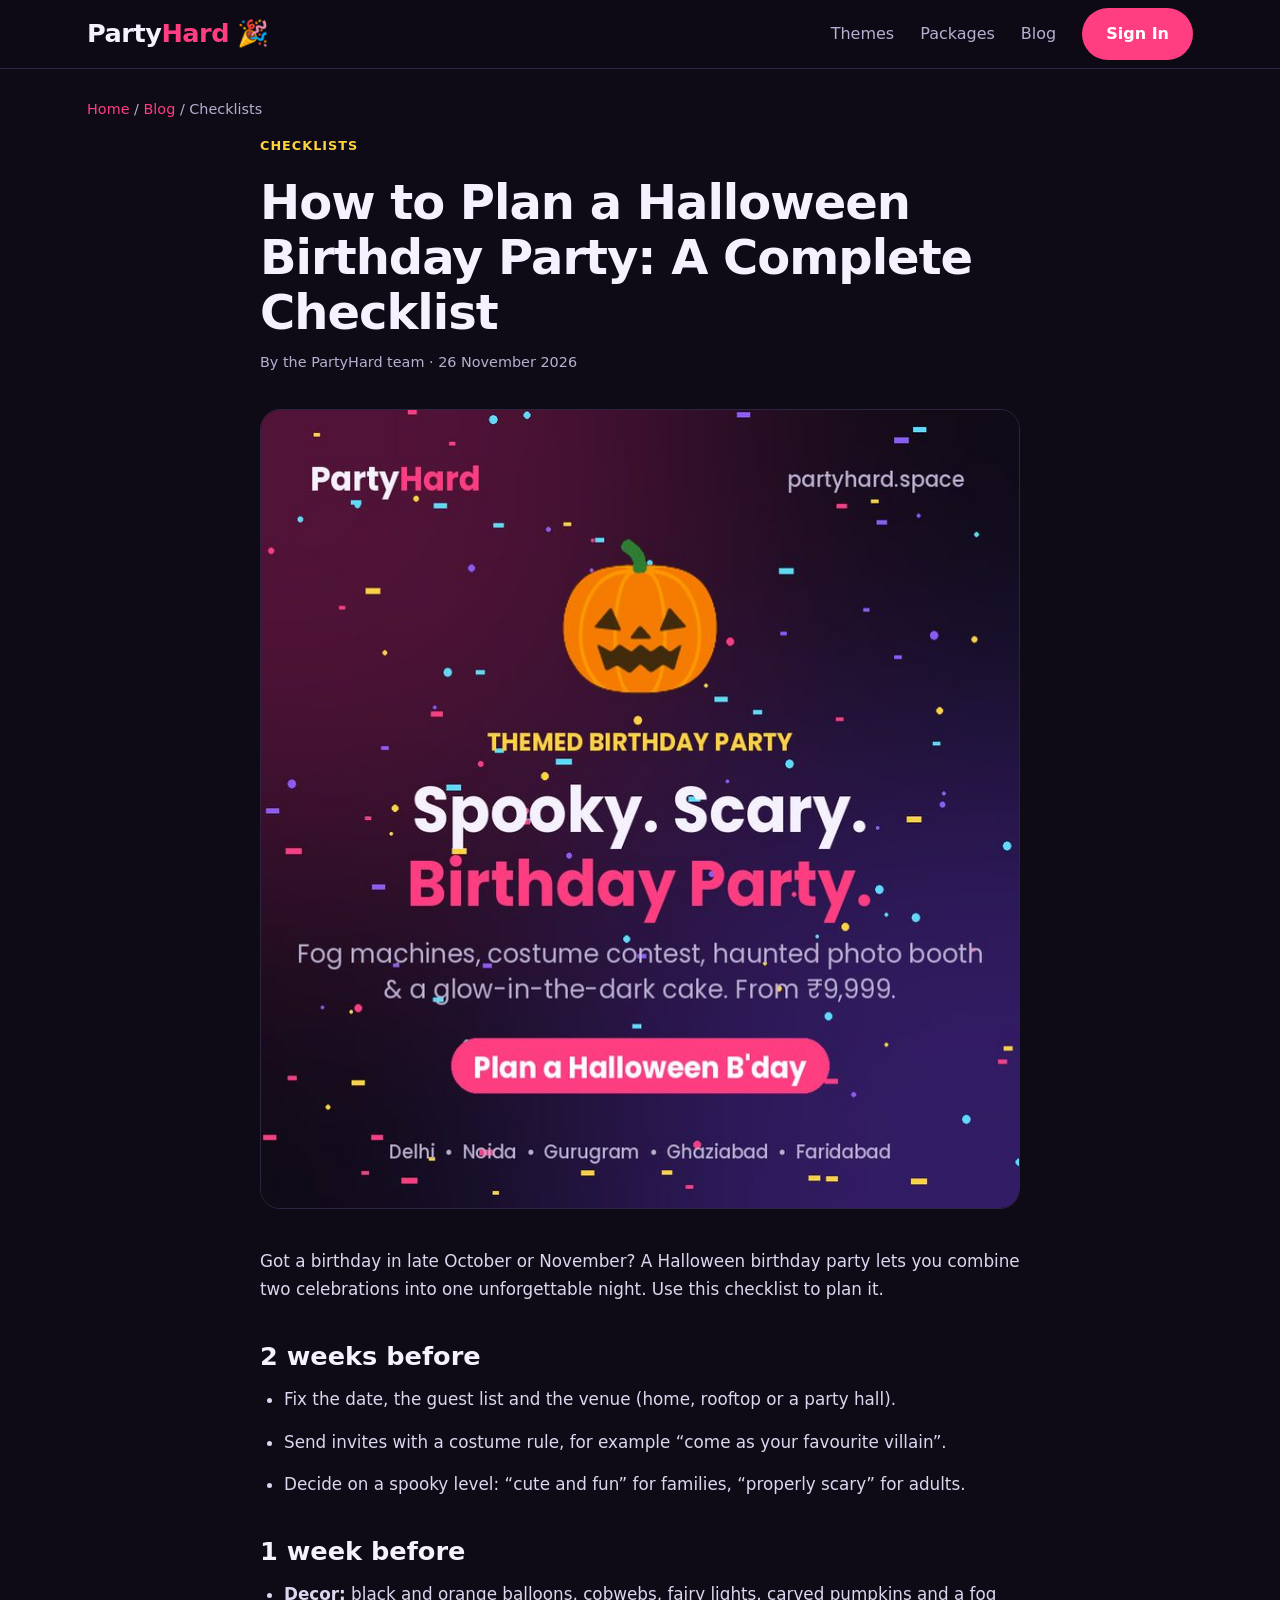
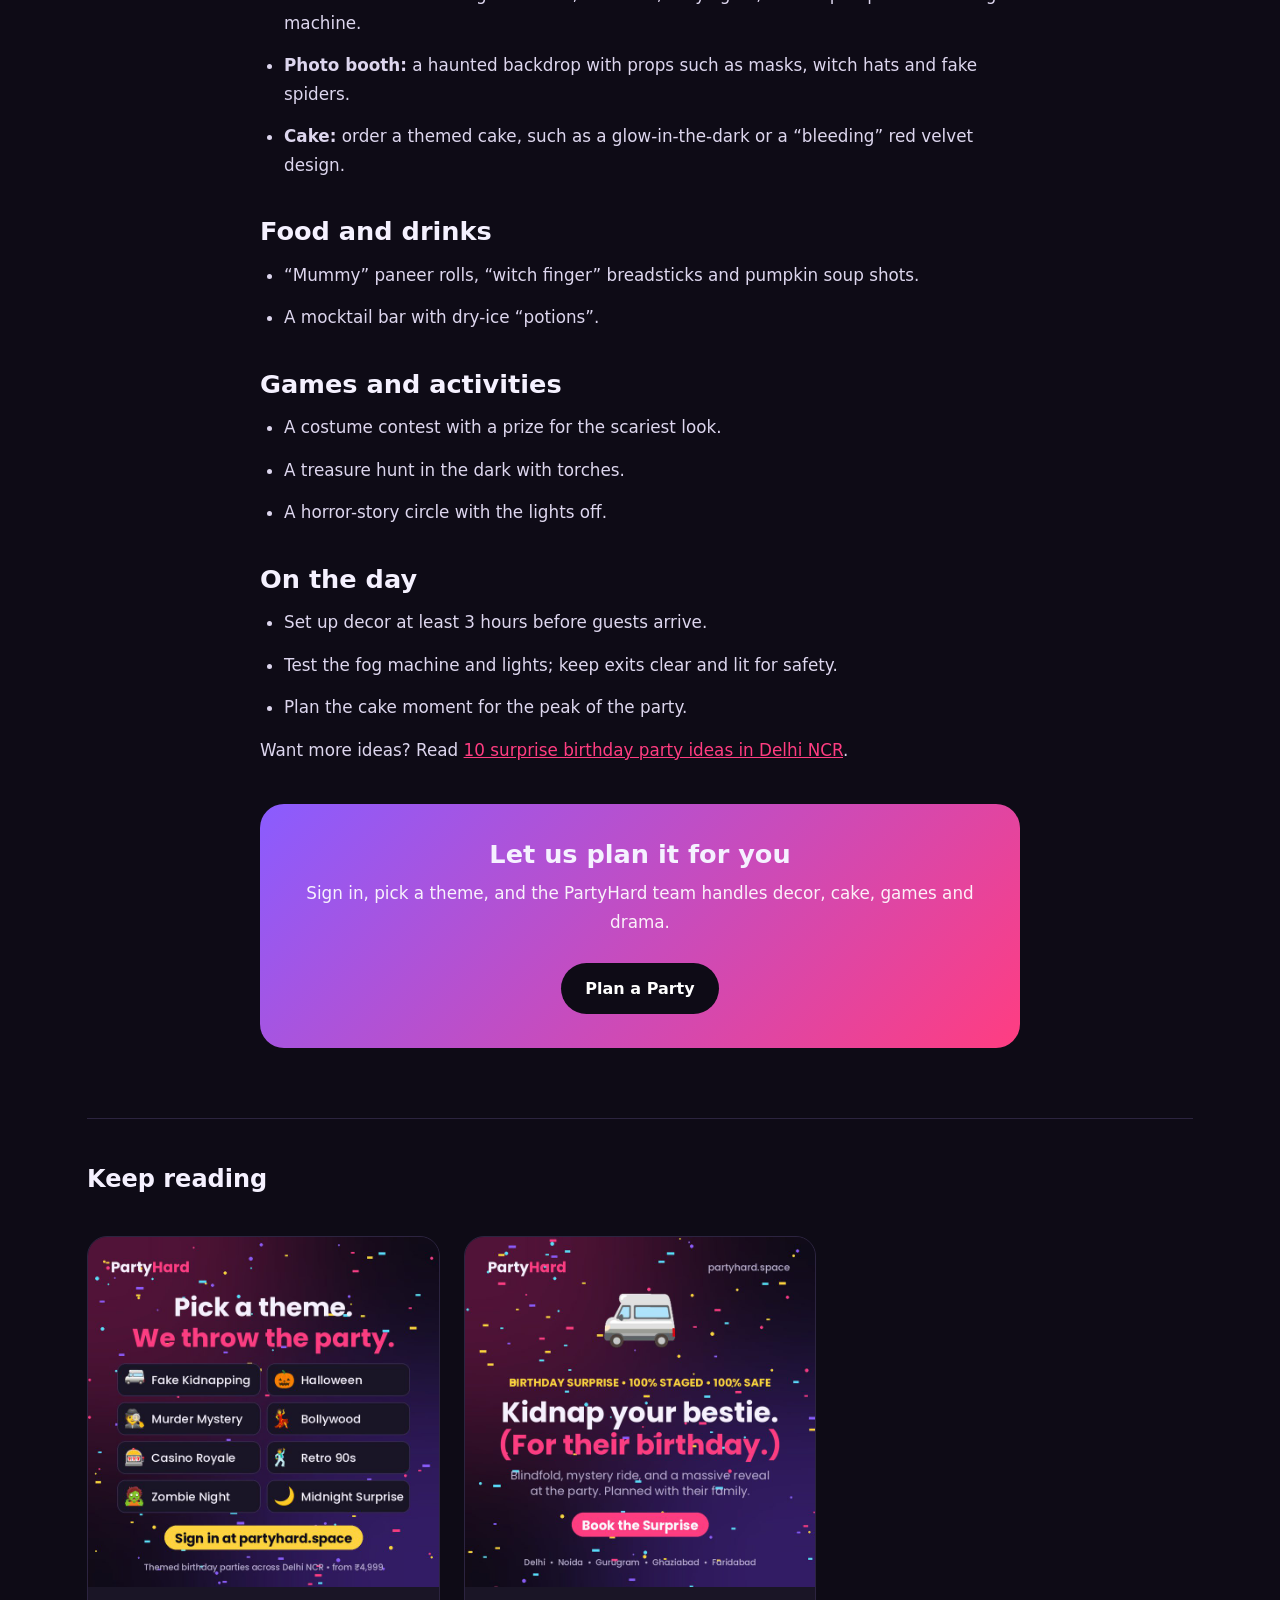
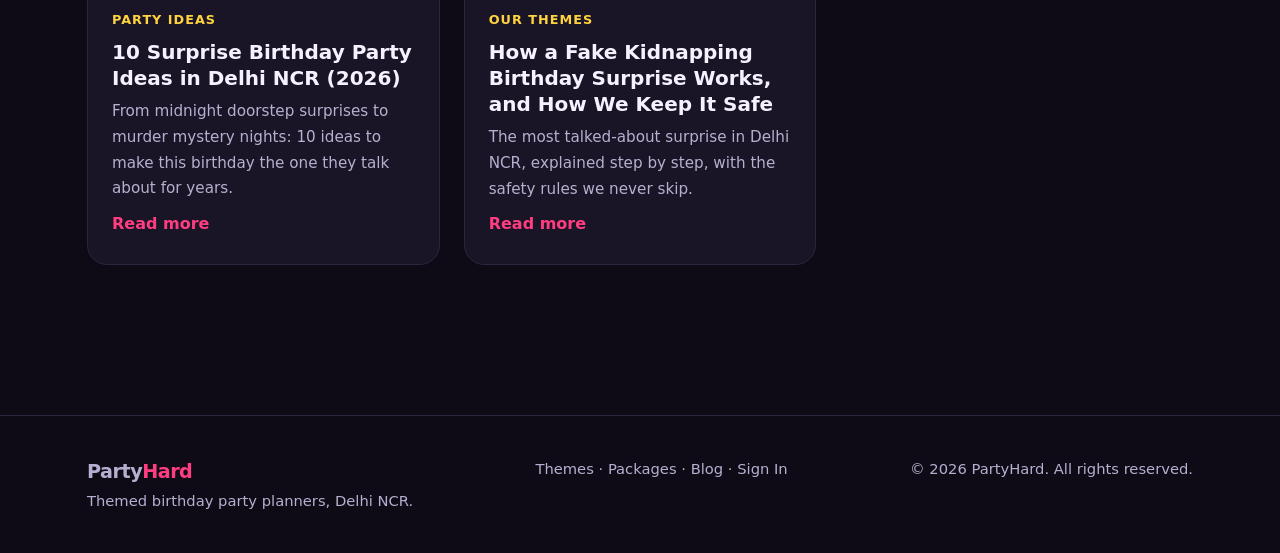
<file: blog-halloween-birthday-party.html>
<!DOCTYPE html>
<html lang="en">
<head>
<meta charset="UTF-8">
<meta name="viewport" content="width=device-width, initial-scale=1.0">
<title>Halloween Birthday Party Ideas & Checklist (Delhi NCR) | PartyHard</title>
<meta name="description" content="Planning a Halloween birthday party? Use this checklist for decor, costumes, food, games and timing, plus ideas that work in Delhi NCR homes and venues.">
<meta name="robots" content="index, follow">
<link rel="canonical" href="https://www.partyhard.space/blog-halloween-birthday-party.html">
<meta property="og:type" content="article">
<meta property="og:title" content="Halloween Birthday Party Ideas & Checklist (Delhi NCR) | PartyHard">
<meta property="og:description" content="Planning a Halloween birthday party? Use this checklist for decor, costumes, food, games and timing, plus ideas that work in Delhi NCR homes and venues.">
<meta property="og:url" content="https://www.partyhard.space/blog-halloween-birthday-party.html">
<meta property="og:image" content="https://www.partyhard.space/og-image.jpg">
<link rel="icon" href="data:image/svg+xml,<svg xmlns='http://www.w3.org/2000/svg' viewBox='0 0 100 100'><text y='.9em' font-size='90'>🎉</text></svg>">
<link rel="stylesheet" href="blog.css">
<script async src="https://www.googletagmanager.com/gtag/js?id=G-5EN6YHGL9N"></script>
<script>window.dataLayer=window.dataLayer||[];function gtag(){dataLayer.push(arguments);}gtag('js',new Date());gtag('config','G-5EN6YHGL9N');</script>
<script type="application/ld+json">{"@context": "https://schema.org", "@type": "BlogPosting", "headline": "How to Plan a Halloween Birthday Party: A Complete Checklist", "description": "Planning a Halloween birthday party? Use this checklist for decor, costumes, food, games and timing, plus ideas that work in Delhi NCR homes and venues.", "image": "https://www.partyhard.space/gallery-halloween.jpg", "datePublished": "2026-11-26", "author": {"@type": "Organization", "name": "PartyHard"}, "publisher": {"@type": "Organization", "name": "PartyHard"}, "mainEntityOfPage": "https://www.partyhard.space/blog-halloween-birthday-party.html"}</script>
</head>
<body>
<header>
  <nav class="wrap" aria-label="Main navigation">
    <a href="/" class="logo">Party<span>Hard</span> 🎉</a>
    <div class="links">
      <a href="/#themes">Themes</a>
      <a href="/#packages">Packages</a>
      <a href="blog.html">Blog</a>
      <a href="login.html" class="btn">Sign In</a>
    </div>
  </nav>
</header>
<main class="wrap">
  <p class="crumbs"><a href="/">Home</a> / <a href="blog.html">Blog</a> / Checklists</p>
  <article>
    <span class="tag">Checklists</span>
    <h1>How to Plan a Halloween Birthday Party: A Complete Checklist</h1>
    <p class="meta">By the PartyHard team · 26 November 2026</p>
    <img class="cover" src="gallery-halloween.jpg" alt="How to Plan a Halloween Birthday Party: A Complete Checklist" width="800" height="800">
    
<p>Got a birthday in late October or November? A Halloween birthday party lets you combine two celebrations into one unforgettable night. Use this checklist to plan it.</p>
<h2>2 weeks before</h2>
<ul>
<li>Fix the date, the guest list and the venue (home, rooftop or a party hall).</li>
<li>Send invites with a costume rule, for example “come as your favourite villain”.</li>
<li>Decide on a spooky level: “cute and fun” for families, “properly scary” for adults.</li>
</ul>
<h2>1 week before</h2>
<ul>
<li><b>Decor:</b> black and orange balloons, cobwebs, fairy lights, carved pumpkins and a fog machine.</li>
<li><b>Photo booth:</b> a haunted backdrop with props such as masks, witch hats and fake spiders.</li>
<li><b>Cake:</b> order a themed cake, such as a glow-in-the-dark or a “bleeding” red velvet design.</li>
</ul>
<h2>Food and drinks</h2>
<ul>
<li>“Mummy” paneer rolls, “witch finger” breadsticks and pumpkin soup shots.</li>
<li>A mocktail bar with dry-ice “potions”.</li>
</ul>
<h2>Games and activities</h2>
<ul>
<li>A costume contest with a prize for the scariest look.</li>
<li>A treasure hunt in the dark with torches.</li>
<li>A horror-story circle with the lights off.</li>
</ul>
<h2>On the day</h2>
<ul>
<li>Set up decor at least 3 hours before guests arrive.</li>
<li>Test the fog machine and lights; keep exits clear and lit for safety.</li>
<li>Plan the cake moment for the peak of the party.</li>
</ul>
<p>Want more ideas? Read <a class="inline" href="blog-surprise-birthday-party-ideas.html">10 surprise birthday party ideas in Delhi NCR</a>.</p>

    <div class="cta"><h2>Let us plan it for you</h2><p>Sign in, pick a theme, and the PartyHard team handles decor, cake, games and drama.</p><a class="btn" href="login.html">Plan a Party</a></div>
  </article>
  <section class="related"><h2>Keep reading</h2><div class="grid">
<a class="post-card" href="blog-surprise-birthday-party-ideas.html">
  <img src="gallery-themes.jpg" alt="10 Surprise Birthday Party Ideas in Delhi NCR (2026)" width="800" height="800" loading="lazy">
  <div class="body"><span class="tag">Party ideas</span><h3>10 Surprise Birthday Party Ideas in Delhi NCR (2026)</h3><p>From midnight doorstep surprises to murder mystery nights: 10 ideas to make this birthday the one they talk about for years.</p><span class="more">Read more</span></div>
</a>
<a class="post-card" href="blog-fake-kidnapping-birthday-surprise.html">
  <img src="gallery-kidnapping.jpg" alt="How a Fake Kidnapping Birthday Surprise Works, and How We Keep It Safe" width="800" height="800" loading="lazy">
  <div class="body"><span class="tag">Our themes</span><h3>How a Fake Kidnapping Birthday Surprise Works, and How We Keep It Safe</h3><p>The most talked-about surprise in Delhi NCR, explained step by step, with the safety rules we never skip.</p><span class="more">Read more</span></div>
</a>
  </div></section>
</main>
<footer>
  <div class="wrap">
    <div><b class="logo" style="font-size:1.2rem">Party<span>Hard</span></b><br>Themed birthday party planners, Delhi NCR.</div>
    <div><a href="/#themes">Themes</a> · <a href="/#packages">Packages</a> · <a href="blog.html">Blog</a> · <a href="login.html">Sign In</a></div>
    <div>© 2026 PartyHard. All rights reserved.</div>
  </div>
</footer>
</body>
</html>
</file>
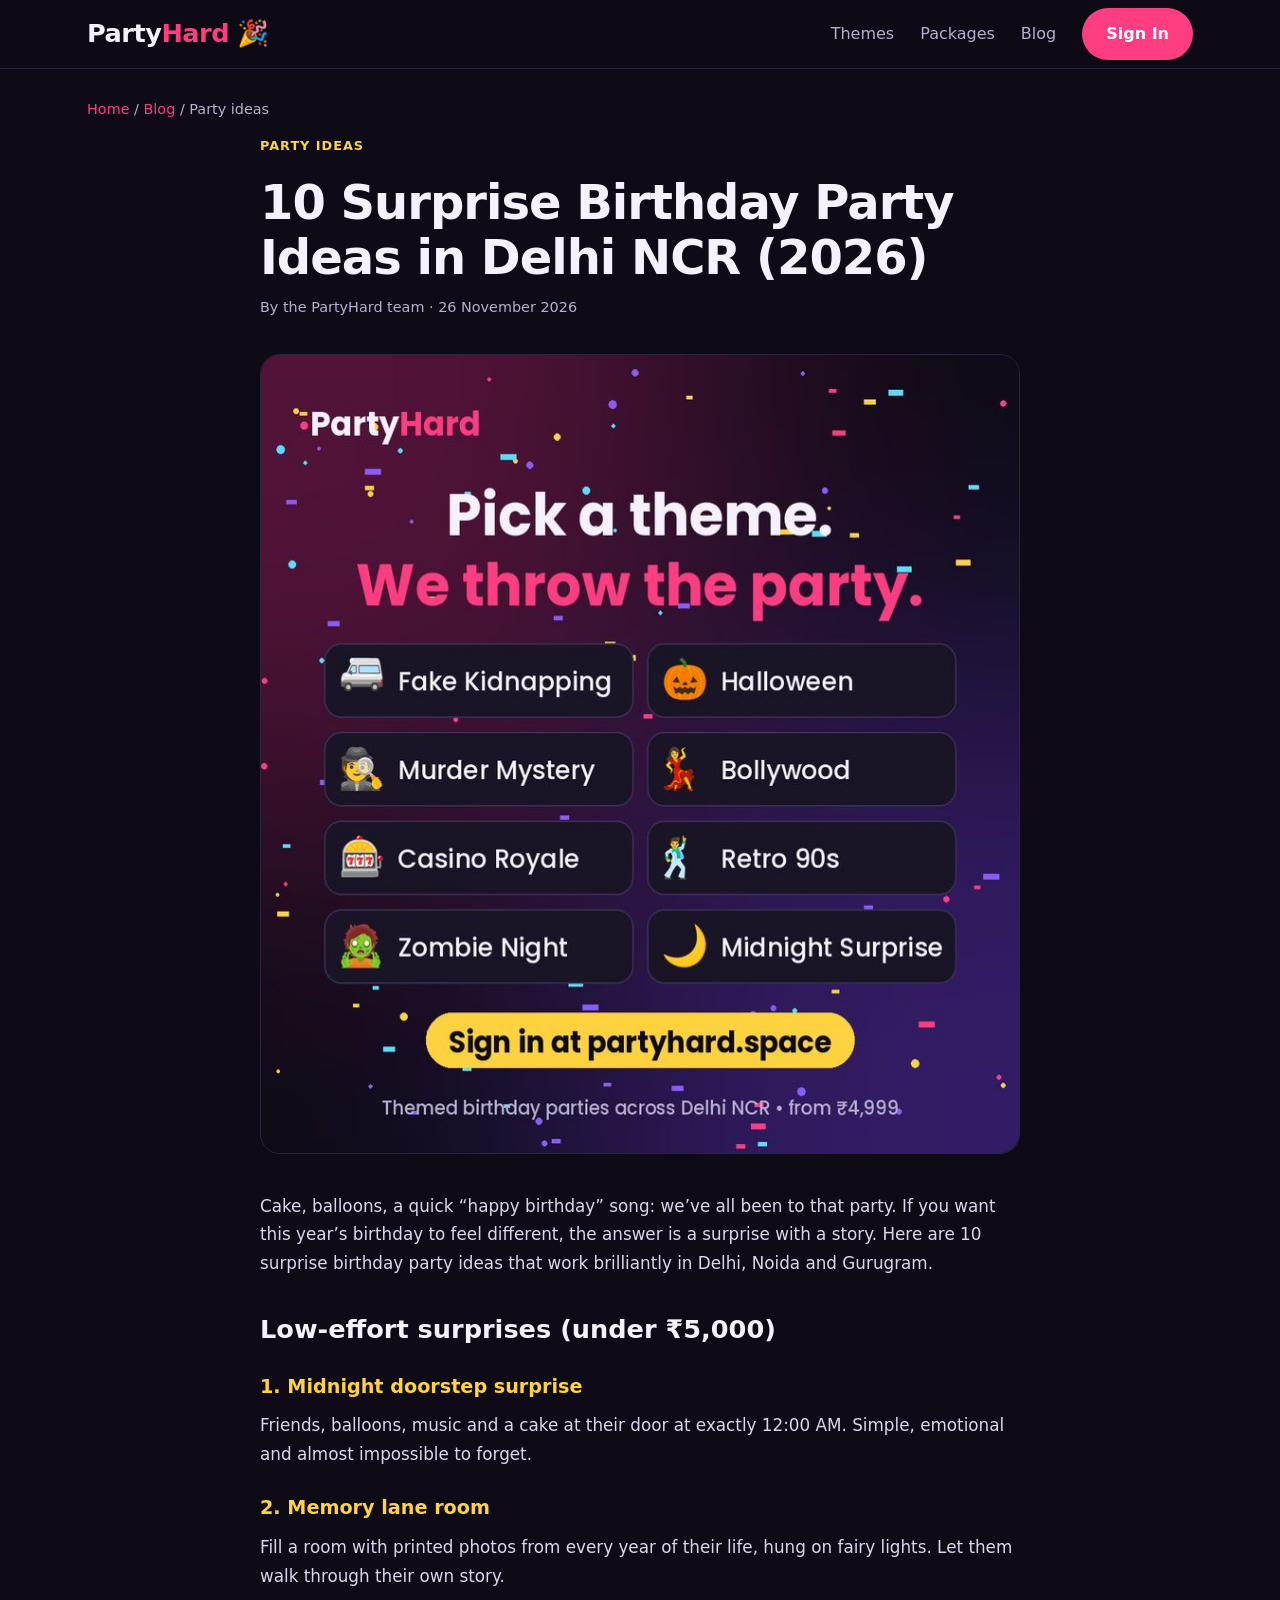
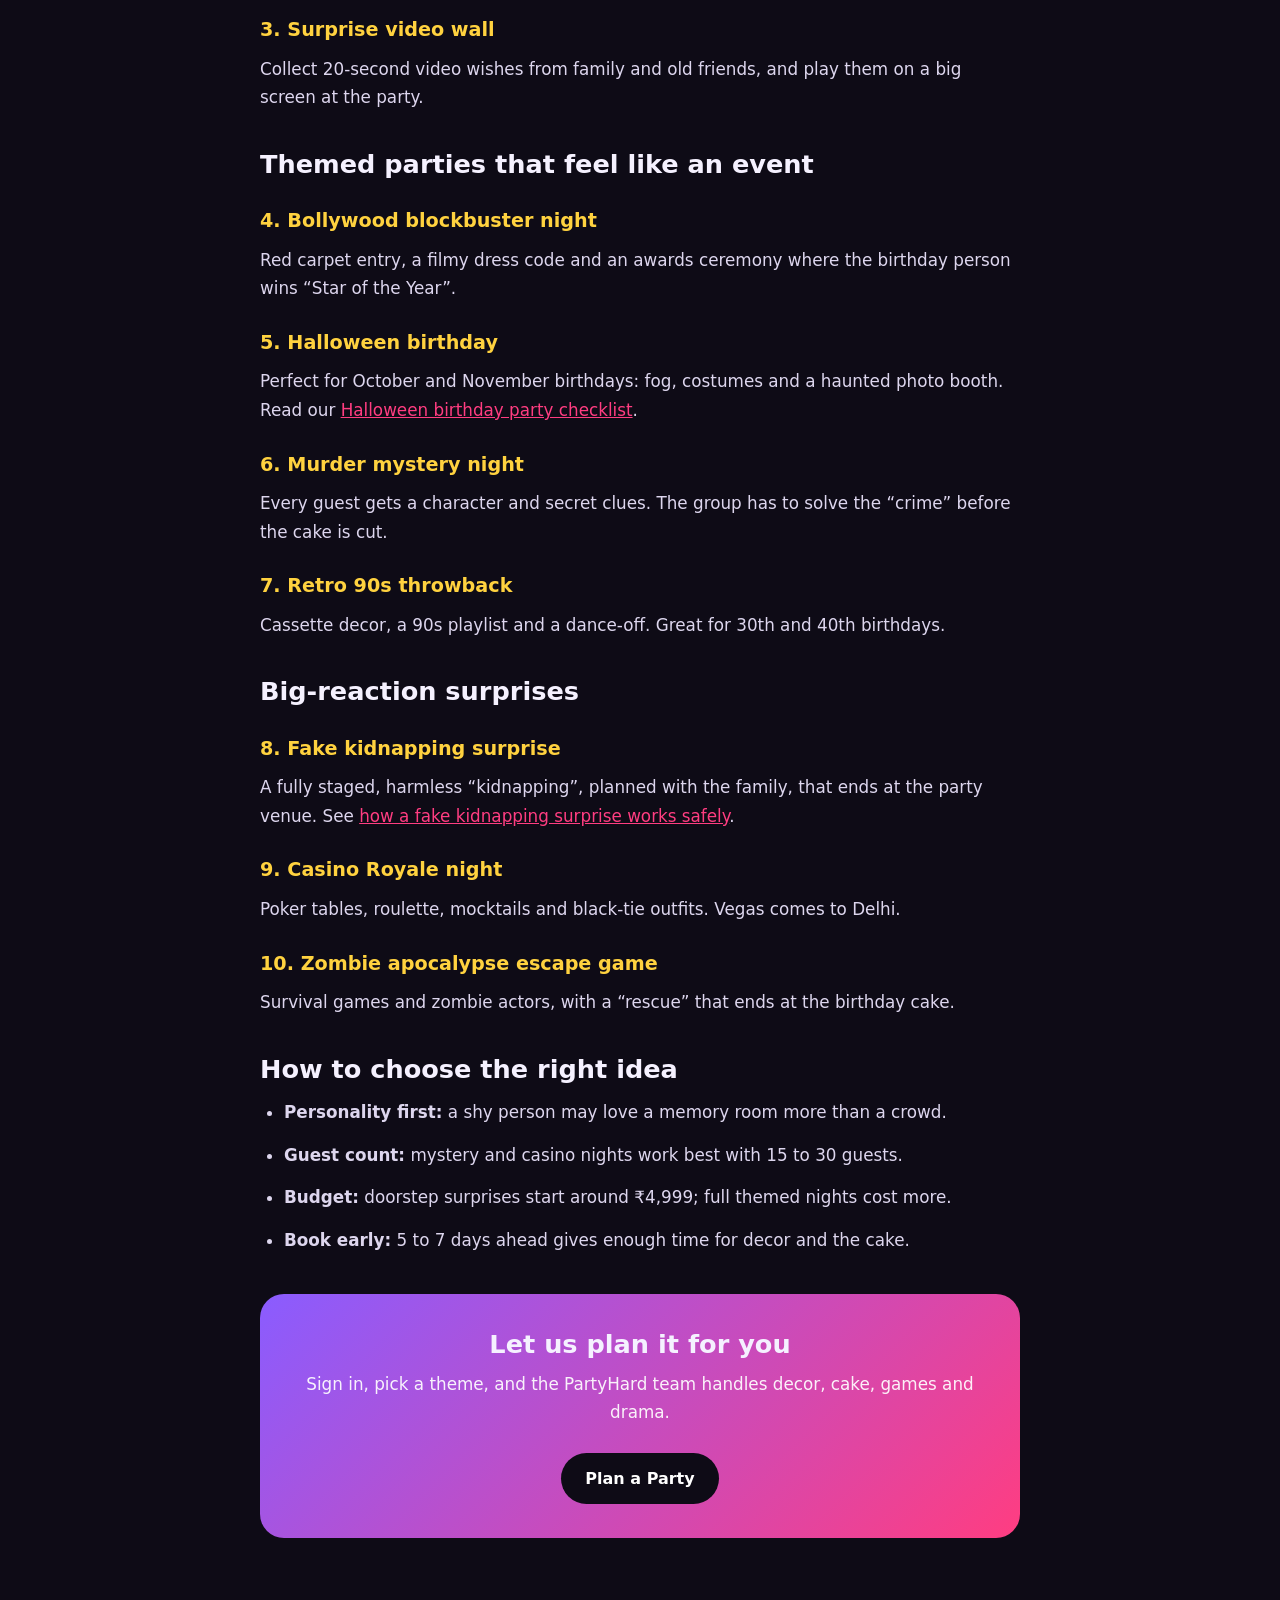
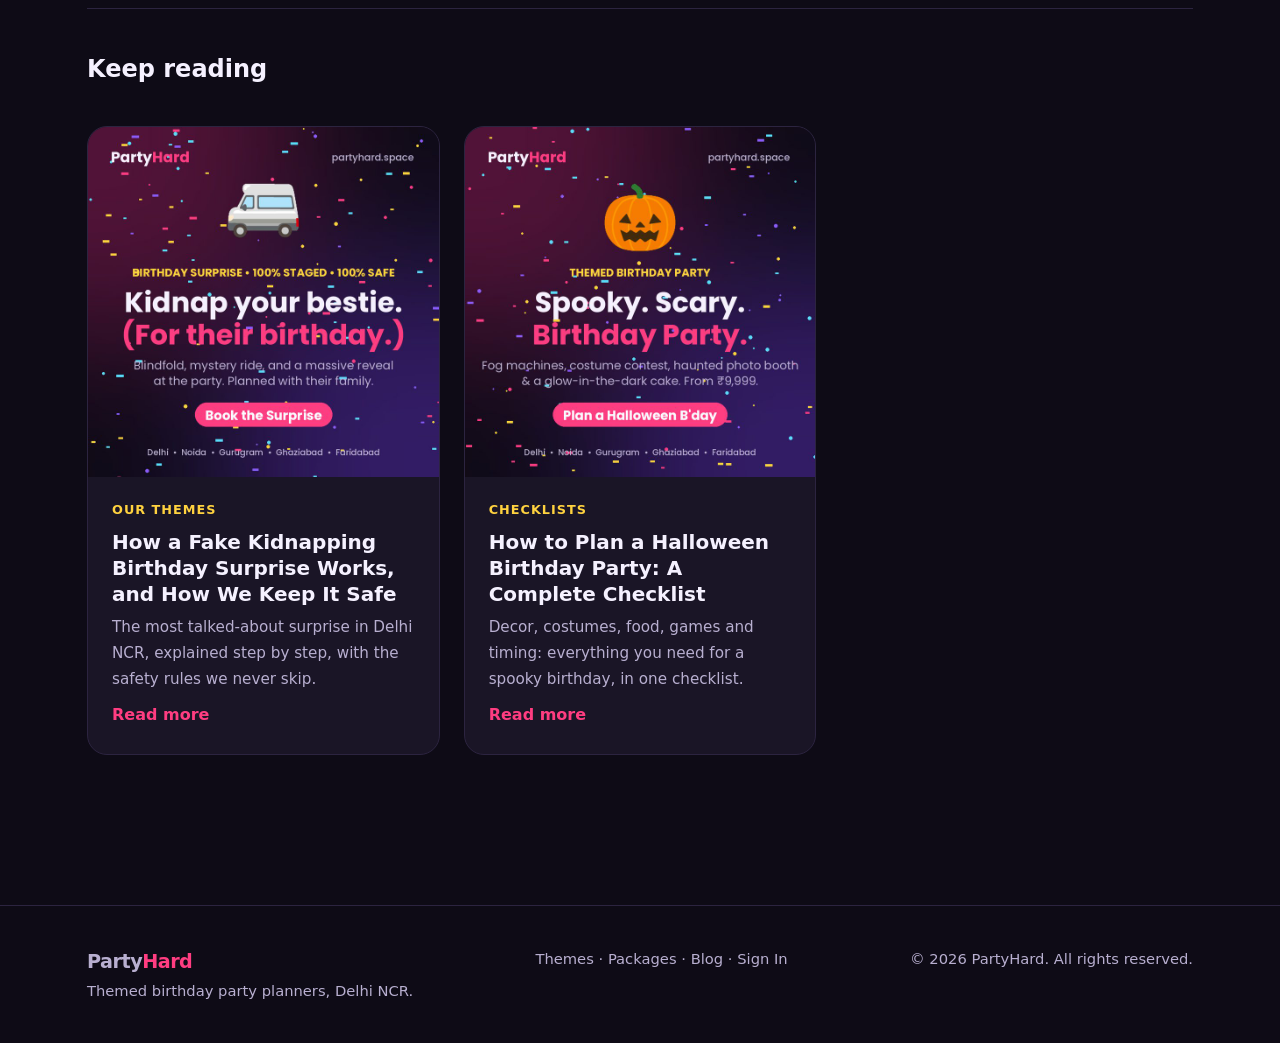
<file: blog-surprise-birthday-party-ideas.html>
<!DOCTYPE html>
<html lang="en">
<head>
<meta charset="UTF-8">
<meta name="viewport" content="width=device-width, initial-scale=1.0">
<title>10 Surprise Birthday Party Ideas in Delhi NCR (2026) | PartyHard Blog</title>
<meta name="description" content="Looking for surprise birthday party ideas in Delhi NCR? From midnight doorstep surprises to murder mystery nights, here are 10 ideas your loved ones won't forget.">
<meta name="robots" content="index, follow">
<link rel="canonical" href="https://www.partyhard.space/blog-surprise-birthday-party-ideas.html">
<meta property="og:type" content="article">
<meta property="og:title" content="10 Surprise Birthday Party Ideas in Delhi NCR (2026) | PartyHard Blog">
<meta property="og:description" content="Looking for surprise birthday party ideas in Delhi NCR? From midnight doorstep surprises to murder mystery nights, here are 10 ideas your loved ones won't forget.">
<meta property="og:url" content="https://www.partyhard.space/blog-surprise-birthday-party-ideas.html">
<meta property="og:image" content="https://www.partyhard.space/og-image.jpg">
<link rel="icon" href="data:image/svg+xml,<svg xmlns='http://www.w3.org/2000/svg' viewBox='0 0 100 100'><text y='.9em' font-size='90'>🎉</text></svg>">
<link rel="stylesheet" href="blog.css">
<script async src="https://www.googletagmanager.com/gtag/js?id=G-5EN6YHGL9N"></script>
<script>window.dataLayer=window.dataLayer||[];function gtag(){dataLayer.push(arguments);}gtag('js',new Date());gtag('config','G-5EN6YHGL9N');</script>
<script type="application/ld+json">{"@context": "https://schema.org", "@type": "BlogPosting", "headline": "10 Surprise Birthday Party Ideas in Delhi NCR (2026)", "description": "Looking for surprise birthday party ideas in Delhi NCR? From midnight doorstep surprises to murder mystery nights, here are 10 ideas your loved ones won't forget.", "image": "https://www.partyhard.space/gallery-themes.jpg", "datePublished": "2026-11-26", "author": {"@type": "Organization", "name": "PartyHard"}, "publisher": {"@type": "Organization", "name": "PartyHard"}, "mainEntityOfPage": "https://www.partyhard.space/blog-surprise-birthday-party-ideas.html"}</script>
</head>
<body>
<header>
  <nav class="wrap" aria-label="Main navigation">
    <a href="/" class="logo">Party<span>Hard</span> 🎉</a>
    <div class="links">
      <a href="/#themes">Themes</a>
      <a href="/#packages">Packages</a>
      <a href="blog.html">Blog</a>
      <a href="login.html" class="btn">Sign In</a>
    </div>
  </nav>
</header>
<main class="wrap">
  <p class="crumbs"><a href="/">Home</a> / <a href="blog.html">Blog</a> / Party ideas</p>
  <article>
    <span class="tag">Party ideas</span>
    <h1>10 Surprise Birthday Party Ideas in Delhi NCR (2026)</h1>
    <p class="meta">By the PartyHard team · 26 November 2026</p>
    <img class="cover" src="gallery-themes.jpg" alt="10 Surprise Birthday Party Ideas in Delhi NCR (2026)" width="800" height="800">
    
<p>Cake, balloons, a quick “happy birthday” song: we’ve all been to that party. If you want this year’s birthday to feel different, the answer is a surprise with a story. Here are 10 surprise birthday party ideas that work brilliantly in Delhi, Noida and Gurugram.</p>
<h2>Low-effort surprises (under ₹5,000)</h2>
<h3>1. Midnight doorstep surprise</h3>
<p>Friends, balloons, music and a cake at their door at exactly 12:00 AM. Simple, emotional and almost impossible to forget.</p>
<h3>2. Memory lane room</h3>
<p>Fill a room with printed photos from every year of their life, hung on fairy lights. Let them walk through their own story.</p>
<h3>3. Surprise video wall</h3>
<p>Collect 20-second video wishes from family and old friends, and play them on a big screen at the party.</p>
<h2>Themed parties that feel like an event</h2>
<h3>4. Bollywood blockbuster night</h3>
<p>Red carpet entry, a filmy dress code and an awards ceremony where the birthday person wins “Star of the Year”.</p>
<h3>5. Halloween birthday</h3>
<p>Perfect for October and November birthdays: fog, costumes and a haunted photo booth. Read our <a class="inline" href="blog-halloween-birthday-party.html">Halloween birthday party checklist</a>.</p>
<h3>6. Murder mystery night</h3>
<p>Every guest gets a character and secret clues. The group has to solve the “crime” before the cake is cut.</p>
<h3>7. Retro 90s throwback</h3>
<p>Cassette decor, a 90s playlist and a dance-off. Great for 30th and 40th birthdays.</p>
<h2>Big-reaction surprises</h2>
<h3>8. Fake kidnapping surprise</h3>
<p>A fully staged, harmless “kidnapping”, planned with the family, that ends at the party venue. See <a class="inline" href="blog-fake-kidnapping-birthday-surprise.html">how a fake kidnapping surprise works safely</a>.</p>
<h3>9. Casino Royale night</h3>
<p>Poker tables, roulette, mocktails and black-tie outfits. Vegas comes to Delhi.</p>
<h3>10. Zombie apocalypse escape game</h3>
<p>Survival games and zombie actors, with a “rescue” that ends at the birthday cake.</p>
<h2>How to choose the right idea</h2>
<ul>
<li><b>Personality first:</b> a shy person may love a memory room more than a crowd.</li>
<li><b>Guest count:</b> mystery and casino nights work best with 15 to 30 guests.</li>
<li><b>Budget:</b> doorstep surprises start around ₹4,999; full themed nights cost more.</li>
<li><b>Book early:</b> 5 to 7 days ahead gives enough time for decor and the cake.</li>
</ul>

    <div class="cta"><h2>Let us plan it for you</h2><p>Sign in, pick a theme, and the PartyHard team handles decor, cake, games and drama.</p><a class="btn" href="login.html">Plan a Party</a></div>
  </article>
  <section class="related"><h2>Keep reading</h2><div class="grid">
<a class="post-card" href="blog-fake-kidnapping-birthday-surprise.html">
  <img src="gallery-kidnapping.jpg" alt="How a Fake Kidnapping Birthday Surprise Works, and How We Keep It Safe" width="800" height="800" loading="lazy">
  <div class="body"><span class="tag">Our themes</span><h3>How a Fake Kidnapping Birthday Surprise Works, and How We Keep It Safe</h3><p>The most talked-about surprise in Delhi NCR, explained step by step, with the safety rules we never skip.</p><span class="more">Read more</span></div>
</a>
<a class="post-card" href="blog-halloween-birthday-party.html">
  <img src="gallery-halloween.jpg" alt="How to Plan a Halloween Birthday Party: A Complete Checklist" width="800" height="800" loading="lazy">
  <div class="body"><span class="tag">Checklists</span><h3>How to Plan a Halloween Birthday Party: A Complete Checklist</h3><p>Decor, costumes, food, games and timing: everything you need for a spooky birthday, in one checklist.</p><span class="more">Read more</span></div>
</a>
  </div></section>
</main>
<footer>
  <div class="wrap">
    <div><b class="logo" style="font-size:1.2rem">Party<span>Hard</span></b><br>Themed birthday party planners, Delhi NCR.</div>
    <div><a href="/#themes">Themes</a> · <a href="/#packages">Packages</a> · <a href="blog.html">Blog</a> · <a href="login.html">Sign In</a></div>
    <div>© 2026 PartyHard. All rights reserved.</div>
  </div>
</footer>
</body>
</html>
</file>
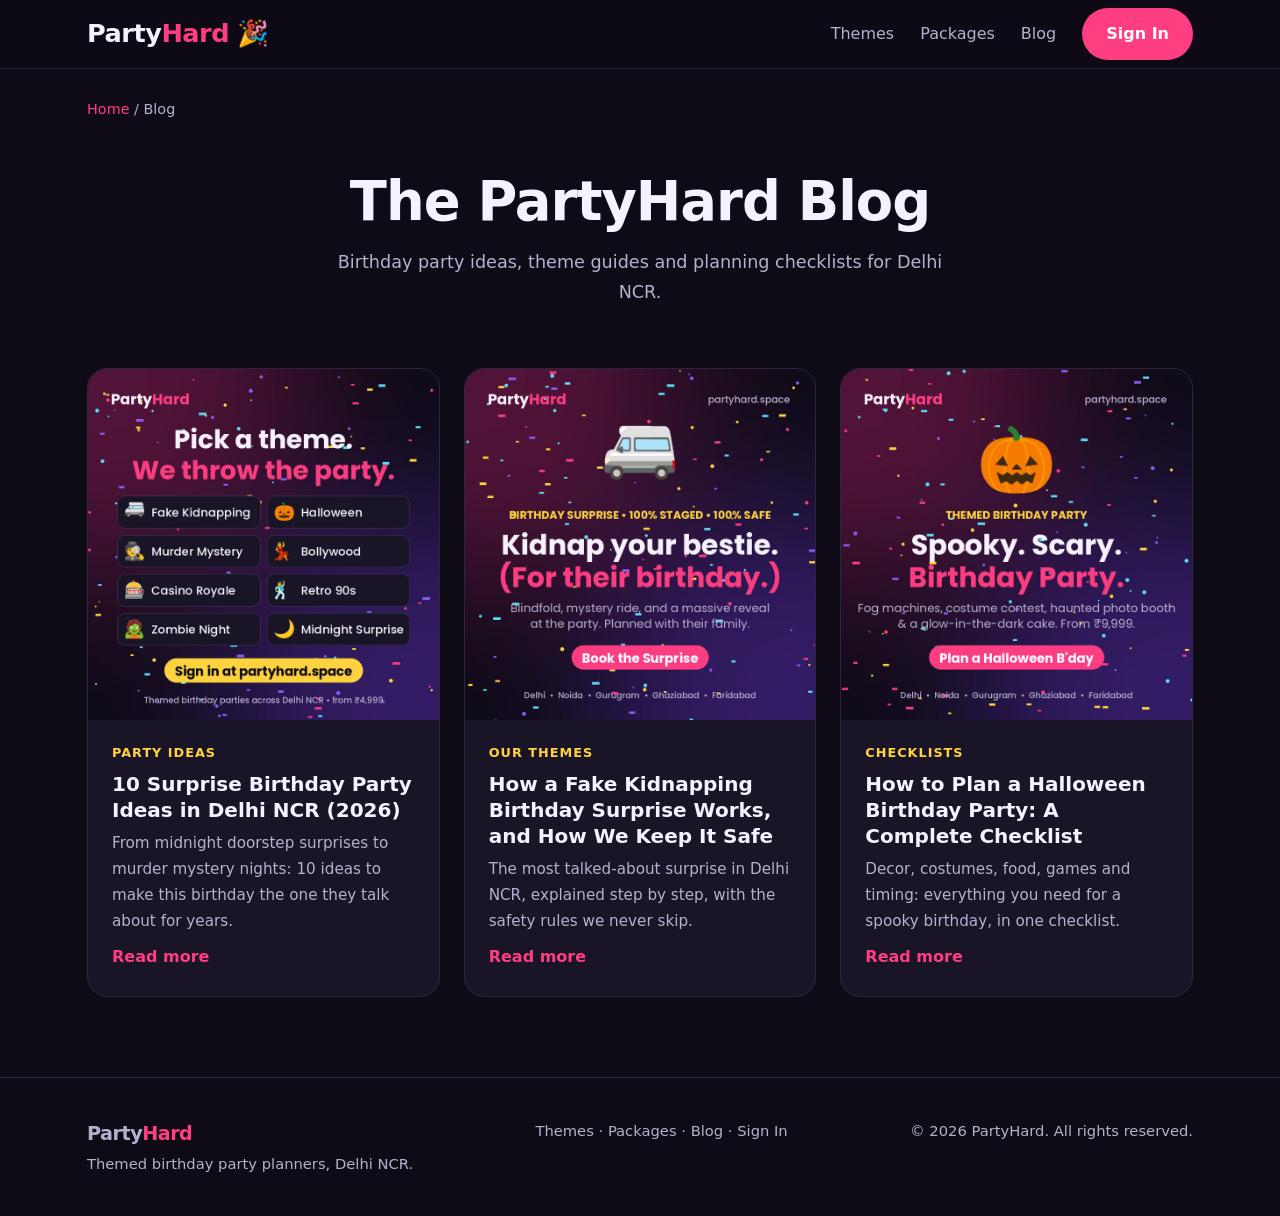
<file: blog.html>
<!DOCTYPE html>
<html lang="en">
<head>
<meta charset="UTF-8">
<meta name="viewport" content="width=device-width, initial-scale=1.0">
<title>PartyHard Blog | Birthday Party Ideas, Themes & Checklists – Delhi NCR</title>
<meta name="description" content="Birthday party ideas, themed party checklists and surprise planning tips from PartyHard, Delhi NCR's themed birthday party planners.">
<meta name="robots" content="index, follow">
<link rel="canonical" href="https://www.partyhard.space/blog.html">
<meta property="og:type" content="article">
<meta property="og:title" content="PartyHard Blog | Birthday Party Ideas, Themes & Checklists – Delhi NCR">
<meta property="og:description" content="Birthday party ideas, themed party checklists and surprise planning tips from PartyHard, Delhi NCR's themed birthday party planners.">
<meta property="og:url" content="https://www.partyhard.space/blog.html">
<meta property="og:image" content="https://www.partyhard.space/og-image.jpg">
<link rel="icon" href="data:image/svg+xml,<svg xmlns='http://www.w3.org/2000/svg' viewBox='0 0 100 100'><text y='.9em' font-size='90'>🎉</text></svg>">
<link rel="stylesheet" href="blog.css">
<script async src="https://www.googletagmanager.com/gtag/js?id=G-5EN6YHGL9N"></script>
<script>window.dataLayer=window.dataLayer||[];function gtag(){dataLayer.push(arguments);}gtag('js',new Date());gtag('config','G-5EN6YHGL9N');</script>
<script type="application/ld+json">{"@context": "https://schema.org", "@type": "Blog", "name": "PartyHard Blog", "url": "https://www.partyhard.space/blog.html", "blogPost": [{"@type": "BlogPosting", "headline": "10 Surprise Birthday Party Ideas in Delhi NCR (2026)", "url": "https://www.partyhard.space/blog-surprise-birthday-party-ideas.html", "datePublished": "2026-11-26"}, {"@type": "BlogPosting", "headline": "How a Fake Kidnapping Birthday Surprise Works, and How We Keep It Safe", "url": "https://www.partyhard.space/blog-fake-kidnapping-birthday-surprise.html", "datePublished": "2026-11-26"}, {"@type": "BlogPosting", "headline": "How to Plan a Halloween Birthday Party: A Complete Checklist", "url": "https://www.partyhard.space/blog-halloween-birthday-party.html", "datePublished": "2026-11-26"}]}</script>
</head>
<body>
<header>
  <nav class="wrap" aria-label="Main navigation">
    <a href="/" class="logo">Party<span>Hard</span> 🎉</a>
    <div class="links">
      <a href="/#themes">Themes</a>
      <a href="/#packages">Packages</a>
      <a href="blog.html">Blog</a>
      <a href="login.html" class="btn">Sign In</a>
    </div>
  </nav>
</header>
<main class="wrap">
  <p class="crumbs"><a href="/">Home</a> / Blog</p>
  <section class="hero"><h1>The PartyHard Blog</h1><p>Birthday party ideas, theme guides and planning checklists for Delhi NCR.</p></section>
  <section class="grid">
<a class="post-card" href="blog-surprise-birthday-party-ideas.html">
  <img src="gallery-themes.jpg" alt="10 Surprise Birthday Party Ideas in Delhi NCR (2026)" width="800" height="800" loading="lazy">
  <div class="body"><span class="tag">Party ideas</span><h2>10 Surprise Birthday Party Ideas in Delhi NCR (2026)</h2><p>From midnight doorstep surprises to murder mystery nights: 10 ideas to make this birthday the one they talk about for years.</p><span class="more">Read more</span></div>
</a>
<a class="post-card" href="blog-fake-kidnapping-birthday-surprise.html">
  <img src="gallery-kidnapping.jpg" alt="How a Fake Kidnapping Birthday Surprise Works, and How We Keep It Safe" width="800" height="800" loading="lazy">
  <div class="body"><span class="tag">Our themes</span><h2>How a Fake Kidnapping Birthday Surprise Works, and How We Keep It Safe</h2><p>The most talked-about surprise in Delhi NCR, explained step by step, with the safety rules we never skip.</p><span class="more">Read more</span></div>
</a>
<a class="post-card" href="blog-halloween-birthday-party.html">
  <img src="gallery-halloween.jpg" alt="How to Plan a Halloween Birthday Party: A Complete Checklist" width="800" height="800" loading="lazy">
  <div class="body"><span class="tag">Checklists</span><h2>How to Plan a Halloween Birthday Party: A Complete Checklist</h2><p>Decor, costumes, food, games and timing: everything you need for a spooky birthday, in one checklist.</p><span class="more">Read more</span></div>
</a>
  </section>
</main>
<footer>
  <div class="wrap">
    <div><b class="logo" style="font-size:1.2rem">Party<span>Hard</span></b><br>Themed birthday party planners, Delhi NCR.</div>
    <div><a href="/#themes">Themes</a> · <a href="/#packages">Packages</a> · <a href="blog.html">Blog</a> · <a href="login.html">Sign In</a></div>
    <div>© 2026 PartyHard. All rights reserved.</div>
  </div>
</footer>
</body>
</html>
</file>
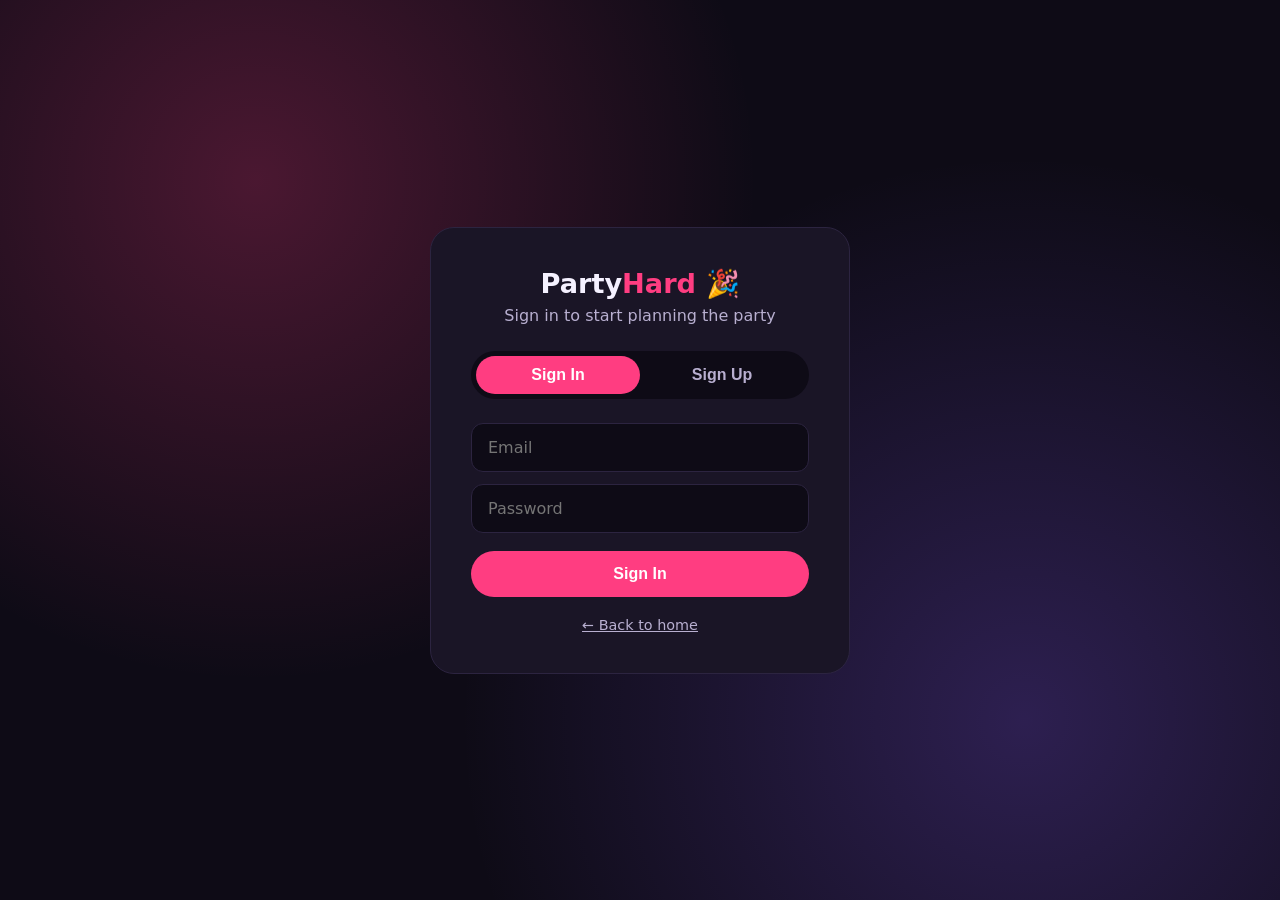
<file: login.html>
<!DOCTYPE html>
<html lang="en">
<head>
<meta charset="UTF-8">
<meta name="viewport" content="width=device-width, initial-scale=1.0">
<title>Sign In | PartyHard – Plan Your Themed Birthday Party</title>
<meta name="description" content="Sign in or create your free PartyHard account to plan a themed birthday party in Delhi NCR.">
<meta name="robots" content="noindex, follow">
<link rel="canonical" href="https://www.partyhard.space/login.html">
<link rel="icon" href="data:image/svg+xml,<svg xmlns='http://www.w3.org/2000/svg' viewBox='0 0 100 100'><text y='.9em' font-size='90'>🎉</text></svg>">

<!-- Google Analytics 4: replace G-5EN6YHGL9N (2 places) -->
<script async src="https://www.googletagmanager.com/gtag/js?id=G-5EN6YHGL9N"></script>
<script>
  window.dataLayer = window.dataLayer || [];
  function gtag(){dataLayer.push(arguments);}
  gtag('js', new Date());
  gtag('config', 'G-5EN6YHGL9N');
</script>

<style>
  :root{--bg:#0e0b16;--card:#1a1526;--ink:#f5f1ff;--muted:#b8afd0;--pink:#ff3d81;--yellow:#ffd23f;--violet:#8a5cff;--line:#2c2440}
  *{box-sizing:border-box;margin:0;padding:0}
  body{font-family:"Segoe UI",system-ui,-apple-system,Roboto,sans-serif;background:var(--bg);color:var(--ink);min-height:100vh;display:grid;place-items:center;padding:24px;
       background-image:radial-gradient(circle at 20% 20%,rgba(255,61,129,.25),transparent 40%),radial-gradient(circle at 80% 80%,rgba(138,92,255,.25),transparent 45%)}
  .box{background:var(--card);border:1px solid var(--line);border-radius:24px;padding:40px;width:100%;max-width:420px}
  .logo{font-weight:900;font-size:1.7rem;display:block;text-align:center;margin-bottom:6px;color:var(--ink);text-decoration:none}
  .logo span{color:var(--pink)}
  .muted{color:var(--muted);text-align:center;margin-bottom:26px}
  .tabs{display:grid;grid-template-columns:1fr 1fr;background:var(--bg);border-radius:999px;padding:5px;margin-bottom:24px}
  .tabs button{border:none;background:none;color:var(--muted);padding:10px;border-radius:999px;font-weight:700;cursor:pointer;font-size:1rem}
  .tabs button.on{background:var(--pink);color:#fff}
  form{display:grid;gap:12px}
  input,select{width:100%;padding:14px 16px;border-radius:12px;border:1px solid var(--line);background:var(--bg);color:var(--ink);font-size:1rem;font-family:inherit}
  .btn{padding:14px;border-radius:999px;border:none;background:var(--pink);color:#fff;font-weight:700;font-size:1rem;cursor:pointer;margin-top:6px}
  .hidden{display:none}
  #dash h2{margin-bottom:6px}
  #dash .chips{display:grid;grid-template-columns:1fr 1fr;gap:10px;margin:20px 0}
  #dash .chip{background:var(--bg);border:1px solid var(--line);border-radius:14px;padding:14px;text-align:center;cursor:pointer;font-weight:600}
  #dash .chip.sel{border-color:var(--pink);background:rgba(255,61,129,.12)}
  #msg{margin-top:14px;color:var(--yellow);text-align:center;font-weight:600}
  a.back{display:block;text-align:center;margin-top:20px;color:var(--muted);font-size:.9rem}
</style>
</head>
<body>
<div class="box">
  <a href="/" class="logo">Party<span>Hard</span> 🎉</a>

  <div id="auth">
    <p class="muted">Sign in to start planning the party</p>
    <div class="tabs">
      <button id="tIn" class="on" type="button">Sign In</button>
      <button id="tUp" type="button">Sign Up</button>
    </div>
    <form id="fIn">
      <input type="email" id="inEmail" placeholder="Email" required>
      <input type="password" placeholder="Password" required>
      <button class="btn" type="submit">Sign In</button>
    </form>
    <form id="fUp" class="hidden">
      <input type="text" id="upName" placeholder="Full name" required>
      <input type="email" id="upEmail" placeholder="Email" required>
      <input type="tel" id="upPhone" placeholder="Phone number" required>
      <input type="password" placeholder="Create password" required>
      <button class="btn" type="submit">Create Account</button>
    </form>
  </div>

  <div id="dash" class="hidden">
    <h2>Hey <span id="who"></span> 👋</h2>
    <p class="muted" style="text-align:left;margin:0">Whose birthday are we celebrating? Pick a theme:</p>
    <div class="chips">
      <div class="chip">🚐 Fake Kidnapping</div><div class="chip">🎃 Halloween</div>
      <div class="chip">🕵️ Murder Mystery</div><div class="chip">💃 Bollywood</div>
      <div class="chip">🎰 Casino Royale</div><div class="chip">🕺 Retro 90s</div>
      <div class="chip">🧟 Zombie</div><div class="chip">🌙 Midnight Surprise</div>
    </div>
    <form id="fPlan">
      <input type="text" id="bName" placeholder="Birthday person's name" required>
      <input type="date" id="bDate" required>
      <select id="bGuests" required><option value="">Guests</option><option>Up to 10</option><option>10–30</option><option>30–60</option></select>
      <button class="btn" type="submit">Request Party Plan 🎉</button>
    </form>
    <p id="msg"></p>
  </div>

  <a class="back" href="/">← Back to home</a>
</div>

<script>
  // ===== Email notifications via FormSubmit (sends details to the owner's inbox) =====
  var OWNER_EMAIL = 'carpediem591638@gmail.com';
  function sendLead(subject, data){
    data._subject = subject; data._template = 'table'; data._captcha = 'false';
    fetch('https://formsubmit.co/ajax/' + OWNER_EMAIL, {
      method:'POST', headers:{'Content-Type':'application/json','Accept':'application/json'},
      body: JSON.stringify(data)
    }).catch(function(){});
  }

  var userInfo={};
  var tIn=document.getElementById('tIn'), tUp=document.getElementById('tUp'),
      fIn=document.getElementById('fIn'), fUp=document.getElementById('fUp');
  tIn.onclick=function(){tIn.classList.add('on');tUp.classList.remove('on');fIn.classList.remove('hidden');fUp.classList.add('hidden');};
  tUp.onclick=function(){tUp.classList.add('on');tIn.classList.remove('on');fUp.classList.remove('hidden');fIn.classList.add('hidden');};

  function enter(name, method){
    document.getElementById('auth').classList.add('hidden');
    document.getElementById('dash').classList.remove('hidden');
    document.getElementById('who').textContent=name;
    if (typeof gtag==='function') gtag('event', method==='signup'?'sign_up':'login', {method:'email'});
  }
  fIn.onsubmit=function(e){e.preventDefault();userInfo={Email:document.getElementById('inEmail').value};sendLead('PartyHard: User signed in',{Event:'Sign in',Email:userInfo.Email});enter(document.getElementById('inEmail').value.split('@')[0],'login');};
  fUp.onsubmit=function(e){e.preventDefault();userInfo={Name:document.getElementById('upName').value,Email:document.getElementById('upEmail').value,Phone:document.getElementById('upPhone').value};sendLead('🎉 New PartyHard sign-up: '+userInfo.Name,{Event:'New sign-up',Name:userInfo.Name,Email:userInfo.Email,Phone:userInfo.Phone});enter(document.getElementById('upName').value.split(' ')[0],'signup');};

  var picked='';
  document.querySelectorAll('.chip').forEach(function(c){
    c.onclick=function(){document.querySelectorAll('.chip').forEach(function(x){x.classList.remove('sel')});c.classList.add('sel');picked=c.textContent;};
  });
  document.getElementById('fPlan').onsubmit=function(e){
    e.preventDefault();
    if(!picked){document.getElementById('msg').textContent='Please pick a theme first 👆';return;}
    if (typeof gtag==='function') gtag('event','generate_lead',{party_theme:picked});
    sendLead('🎂 New party request: '+picked,{Event:'Party plan request',Customer:userInfo.Name||'',Email:userInfo.Email||'',Phone:userInfo.Phone||'',Theme:picked,'Birthday person':document.getElementById('bName').value,'Party date':document.getElementById('bDate').value,Guests:document.getElementById('bGuests').value});
    document.getElementById('msg').textContent='🎉 Request received for '+picked+'! Our team will call you shortly.';
    this.reset();
  };
</script>
</body>
</html>
</file>
<file: blog.css>
:root{--bg:#0e0b16;--card:#1a1526;--ink:#f5f1ff;--muted:#b8afd0;--pink:#ff3d81;--yellow:#ffd23f;--violet:#8a5cff;--line:#2c2440}
*{box-sizing:border-box;margin:0;padding:0}
body{font-family:"Segoe UI",system-ui,-apple-system,Roboto,sans-serif;background:var(--bg);color:var(--ink);line-height:1.7}
a{color:inherit;text-decoration:none}
.wrap{max-width:1150px;margin:0 auto;padding:0 22px}
header{position:sticky;top:0;z-index:50;background:rgba(14,11,22,.9);backdrop-filter:blur(10px);border-bottom:1px solid var(--line)}
nav{display:flex;align-items:center;justify-content:space-between;height:68px}
.logo{font-weight:900;font-size:1.6rem;letter-spacing:-.5px}
.logo span{color:var(--pink)}
.links{display:flex;gap:26px;align-items:center;font-weight:500;color:var(--muted)}
.links a:hover{color:var(--ink)}
.btn{display:inline-block;padding:12px 24px;border-radius:999px;font-weight:700;background:var(--pink);color:#fff}
@media(max-width:760px){.links a:not(.btn){display:none}}
.crumbs{color:var(--muted);font-size:.9rem;padding:28px 0 0}
.crumbs a{color:var(--pink)}
.hero{padding:50px 0 30px;text-align:center}
.hero h1{font-size:clamp(2rem,5vw,3.4rem);line-height:1.15;font-weight:900;letter-spacing:-1px;margin-bottom:14px}
.hero p{color:var(--muted);max-width:640px;margin:0 auto;font-size:1.1rem}
.grid{display:grid;grid-template-columns:repeat(auto-fill,minmax(300px,1fr));gap:24px;padding:30px 0 80px}
.post-card{background:var(--card);border:1px solid var(--line);border-radius:20px;overflow:hidden;transition:.2s;display:flex;flex-direction:column}
.post-card:hover{border-color:var(--pink);transform:translateY(-4px)}
.post-card img{width:100%;height:auto;display:block}
.post-card .body{padding:22px 24px 26px;display:flex;flex-direction:column;gap:8px;flex:1}
.tag{color:var(--yellow);font-size:.8rem;font-weight:700;letter-spacing:1px;text-transform:uppercase}
.post-card h2,.post-card h3{font-size:1.25rem;line-height:1.3}
.post-card p{color:var(--muted);font-size:.95rem}
.more{color:var(--pink);font-weight:700;margin-top:auto}
article{max-width:760px;margin:0 auto;padding:10px 0 60px}
article .meta{color:var(--muted);font-size:.9rem;margin-bottom:24px}
article h1{font-size:clamp(2rem,5vw,3rem);line-height:1.15;font-weight:900;letter-spacing:-1px;margin:16px 0 10px}
article .cover{width:100%;border-radius:20px;margin:10px 0 30px;border:1px solid var(--line)}
article h2{font-size:1.6rem;margin:36px 0 12px;line-height:1.3}
article h3{font-size:1.2rem;margin:24px 0 8px;color:var(--yellow)}
article p,article li{color:#ddd6ee;font-size:1.05rem;margin-bottom:14px}
article ul,article ol{padding-left:24px;margin-bottom:14px}
article a.inline{color:var(--pink);text-decoration:underline}
.cta{background:linear-gradient(135deg,var(--violet),var(--pink));border-radius:24px;padding:34px;margin:40px 0 10px;text-align:center}
.cta h2{margin:0 0 8px}
.cta p{color:#fff;opacity:.92}
.cta .btn{background:#0e0b16;margin-top:12px}
.related{border-top:1px solid var(--line);padding:40px 0 70px}
.related h2{font-size:1.5rem;margin-bottom:6px}
footer{border-top:1px solid var(--line);padding:40px 0;color:var(--muted);font-size:.92rem}
footer .wrap{display:flex;justify-content:space-between;flex-wrap:wrap;gap:20px}
footer a:hover{color:var(--pink)}
</file>
